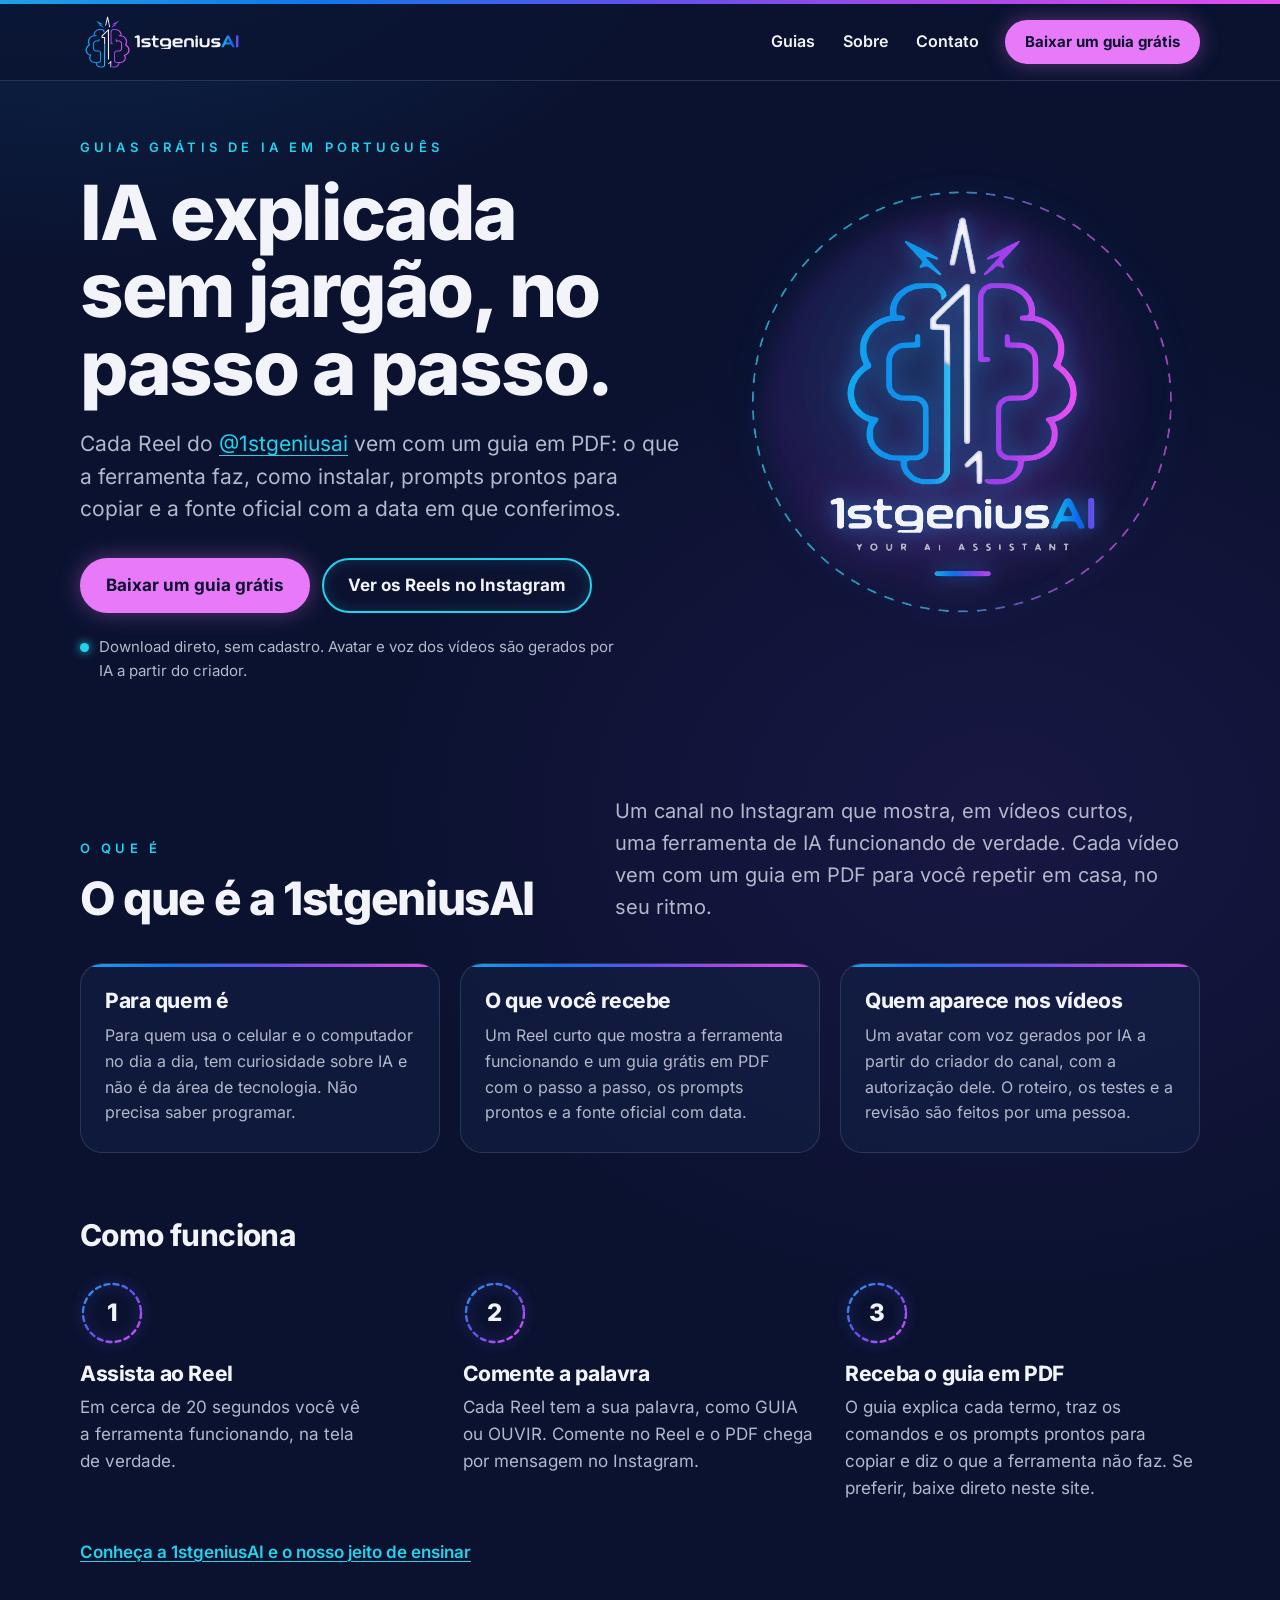
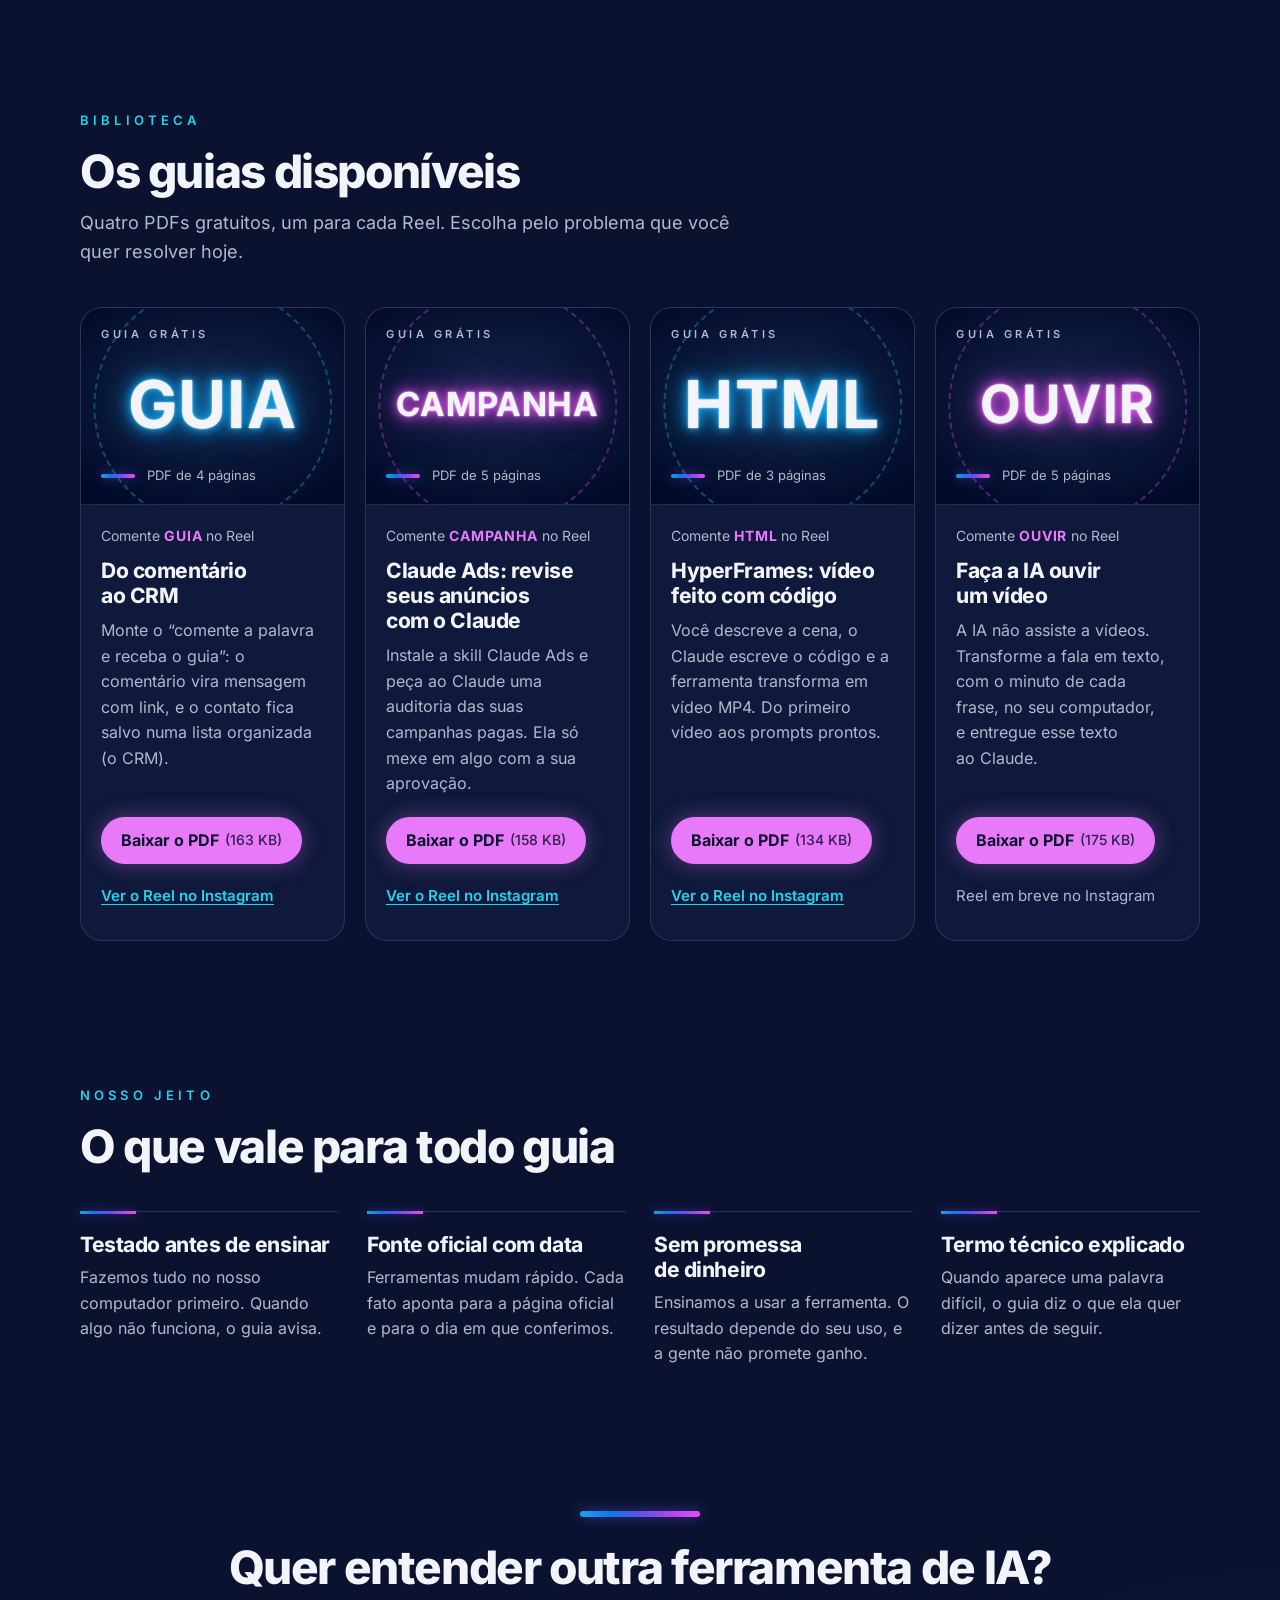
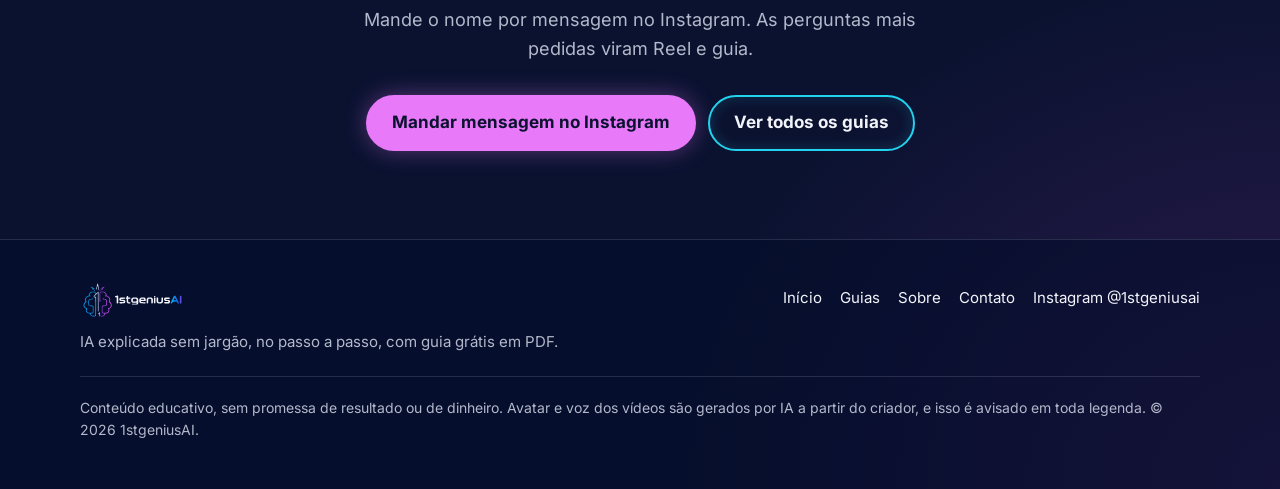
<file: index.html>
<!doctype html>
<html lang="pt-BR">
<head>
<meta charset="utf-8">
<meta name="viewport" content="width=device-width,initial-scale=1">
<title>Guias grátis de IA sem jargão, em PDF | 1stgeniusAI</title>
<meta name="description" content="IA explicada sem jargão, no passo a passo: cada Reel do @1stgeniusai vem com um guia grátis em PDF, com comandos, prompts prontos e fonte oficial.">
<link rel="canonical" href="https://eibifri-maker.github.io/1stgeniusai/">
<meta property="og:url" content="https://eibifri-maker.github.io/1stgeniusai/">
<meta name="theme-color" content="#0B1230">
<meta name="color-scheme" content="dark">
<meta property="og:type" content="website">
<meta property="og:locale" content="pt_BR">
<meta property="og:site_name" content="1stgeniusAI">
<meta property="og:title" content="Guias grátis de IA sem jargão, em PDF | 1stgeniusAI">
<meta property="og:description" content="IA explicada sem jargão, no passo a passo: cada Reel do @1stgeniusai vem com um guia grátis em PDF, com comandos, prompts prontos e fonte oficial.">
<meta property="og:image" content="https://eibifri-maker.github.io/1stgeniusai/assets/og.png">
<meta property="og:image:width" content="1200">
<meta property="og:image:height" content="630">
<meta property="og:image:alt" content="Emblema neon da 1stgeniusAI ao lado da frase: IA explicada sem jargão, no passo a passo.">
<meta name="twitter:card" content="summary_large_image">
<link rel="icon" href="assets/favicon.svg" type="image/svg+xml">
<link rel="icon" href="assets/favicon-32.png" type="image/png" sizes="32x32">
<link rel="apple-touch-icon" href="assets/apple-touch-icon.png">
<link rel="manifest" href="site.webmanifest">
<link rel="preload" href="assets/fonts/Inter-var-latin.woff2" as="font" type="font/woff2" crossorigin>
<link rel="stylesheet" href="assets/style.css">
<script type="application/ld+json">{"@context":"https://schema.org","@graph":[{"@type":"Organization","@id":"https://eibifri-maker.github.io/1stgeniusai/#org","name":"1stgeniusAI","url":"https://eibifri-maker.github.io/1stgeniusai/","logo":{"@type":"ImageObject","url":"https://eibifri-maker.github.io/1stgeniusai/assets/icon-512.png","width":512,"height":512},"sameAs":["https://www.instagram.com/1stgeniusai/"],"description":"Canal de IA para iniciantes: explicações sem jargão, no passo a passo, com guia grátis em PDF."},{"@type":"WebSite","@id":"https://eibifri-maker.github.io/1stgeniusai/#site","name":"1stgeniusAI","url":"https://eibifri-maker.github.io/1stgeniusai/","inLanguage":"pt-BR","publisher":{"@id":"https://eibifri-maker.github.io/1stgeniusai/#org"}}]}</script>
</head>
<body>
<svg width="0" height="0" style="position:absolute" aria-hidden="true" focusable="false"><defs><linearGradient id="gAnel" x1="0" y1="0" x2="1" y2="1"><stop offset="0" stop-color="#1FA0E7"/><stop offset=".5" stop-color="#6051EB"/><stop offset="1" stop-color="#E44FF1"/></linearGradient></defs></svg>
<a class="pular" href="#conteudo">Pular para o conteúdo</a>
<header class="topo"><div class="wrap">
<a class="logo" href="index.html" aria-label="1stgeniusAI, página inicial"><img src="assets/marca/horizontal-transparente.svg" alt="1stgeniusAI" width="164" height="62"></a>
<nav aria-label="Principal"><a href="guias.html">Guias</a><a href="sobre.html">Sobre</a><a href="contato.html">Contato</a><a class="btn btn-sm so-largo" href="guias.html">Baixar um guia grátis</a></nav>
</div></header>
<main id="conteudo">
<section class="heroi"><div class="wrap heroi-grade">
<div class="heroi-txt">
<p class="kick">Guias grátis de IA em português</p>
<h1>IA explicada sem jargão, no passo a passo.</h1>
<p class="lead">Cada Reel do <a href="https://www.instagram.com/1stgeniusai/" rel="noopener">@1stgeniusai</a> vem com um guia em PDF: o que a ferramenta faz, como instalar, prompts prontos para copiar e a fonte oficial com a data em que conferimos.</p>
<div class="ctas"><a class="btn" href="#guias">Baixar um guia grátis</a><a class="btn btn-fantasma" href="https://www.instagram.com/1stgeniusai/" rel="noopener">Ver os Reels no Instagram</a></div>
<p class="aviso-ia"><span class="ponto" aria-hidden="true"></span>Download direto, sem cadastro. Avatar e voz dos vídeos são gerados por IA a partir do criador.</p>
</div>
<div class="heroi-marca"><img src="assets/marca/emblema-880.png" alt="Emblema da 1stgeniusAI: cérebro em neon azul e magenta com o número 1 no centro, dentro de um anel tracejado" width="880" height="880" fetchpriority="high"></div>
</div></section>

<section class="secao oque" aria-labelledby="oque"><div class="wrap">
<div class="oque-topo"><div><p class="kick">O que é</p>
<h2 id="oque">O que é a 1stgeniusAI</h2></div>
<p class="oque-lead">Um canal no Instagram que mostra, em vídeos curtos, uma ferramenta de IA funcionando de verdade. Cada vídeo vem com um guia em PDF para você repetir em casa, no seu ritmo.</p></div>
<ul class="fatos"><li><h3>Para quem é</h3><p>Para quem usa o celular e o computador no dia a dia, tem curiosidade sobre IA e não é da área de tecnologia. Não precisa saber programar.</p></li><li><h3>O que você recebe</h3><p>Um Reel curto que mostra a ferramenta funcionando e um guia grátis em PDF com o passo a passo, os prompts prontos e a fonte oficial com data.</p></li><li><h3>Quem aparece nos vídeos</h3><p>Um avatar com voz gerados por IA a partir do criador do canal, com a autorização dele. O roteiro, os testes e a revisão são feitos por uma pessoa.</p></li></ul>
<h3 class="sub-h" id="como">Como funciona</h3>
<ol class="passos"><li><span class="anel" aria-hidden="true"><svg viewBox="0 0 64 64" width="64" height="64"><circle cx="32" cy="32" r="29" fill="none" stroke="url(#gAnel)" stroke-width="2.4" stroke-dasharray="5 4.2" stroke-linecap="round"/></svg><b>1</b></span><div><h3>Assista ao Reel</h3><p>Em cerca de 20 segundos você vê a ferramenta funcionando, na tela de verdade.</p></div></li><li><span class="anel" aria-hidden="true"><svg viewBox="0 0 64 64" width="64" height="64"><circle cx="32" cy="32" r="29" fill="none" stroke="url(#gAnel)" stroke-width="2.4" stroke-dasharray="5 4.2" stroke-linecap="round"/></svg><b>2</b></span><div><h3>Comente a palavra</h3><p>Cada Reel tem a sua palavra, como GUIA ou OUVIR. Comente no Reel e o PDF chega por mensagem no Instagram.</p></div></li><li><span class="anel" aria-hidden="true"><svg viewBox="0 0 64 64" width="64" height="64"><circle cx="32" cy="32" r="29" fill="none" stroke="url(#gAnel)" stroke-width="2.4" stroke-dasharray="5 4.2" stroke-linecap="round"/></svg><b>3</b></span><div><h3>Receba o guia em PDF</h3><p>O guia explica cada termo, traz os comandos e os prompts prontos para copiar e diz o que a ferramenta não faz. Se preferir, baixe direto neste site.</p></div></li></ol>
<p class="oque-mais"><a href="sobre.html">Conheça a 1stgeniusAI e o nosso jeito de ensinar</a></p>
</div></section>

<section class="secao" id="guias" aria-labelledby="g"><div class="wrap">
<p class="kick">Biblioteca</p>
<h2 id="g">Os guias disponíveis</h2>
<p class="secao-lead">Quatro PDFs gratuitos, um para cada Reel. Escolha pelo problema que você quer resolver hoje.</p>
<ul class="guias"><li class="guia"><div class="capa capa-cy" aria-hidden="true"><span class="capa-kick">Guia grátis</span><span class="tubo" style="--len:4">GUIA</span><span class="capa-pe"><i class="barra"></i>PDF de 4 páginas</span></div><div class="guia-txt"><p class="palavra">Comente <strong>GUIA</strong> no Reel</p><h3><a href="guias.html#comentario-crm">Do comentário ao CRM</a></h3><p>Monte o “comente a palavra e receba o guia”: o comentário vira mensagem com link, e o contato fica salvo numa lista organizada (o CRM).</p><div class="acoes"><a class="btn" href="guias/guia-comentario-crm.pdf" download>Baixar o PDF <small>(163 KB)</small></a><a class="link" href="https://www.instagram.com/reel/DeU23awCe9M/" rel="noopener">Ver o Reel no Instagram</a></div></div></li><li class="guia"><div class="capa capa-mg" aria-hidden="true"><span class="capa-kick">Guia grátis</span><span class="tubo" style="--len:8">CAMPANHA</span><span class="capa-pe"><i class="barra"></i>PDF de 5 páginas</span></div><div class="guia-txt"><p class="palavra">Comente <strong>CAMPANHA</strong> no Reel</p><h3><a href="guias.html#claude-ads">Claude Ads: revise seus anúncios com o Claude</a></h3><p>Instale a skill Claude Ads e peça ao Claude uma auditoria das suas campanhas pagas. Ela só mexe em algo com a sua aprovação.</p><div class="acoes"><a class="btn" href="guias/guia-claude-ads.pdf" download>Baixar o PDF <small>(158 KB)</small></a><a class="link" href="https://www.instagram.com/reel/DeVrjDPk_ad/" rel="noopener">Ver o Reel no Instagram</a></div></div></li><li class="guia"><div class="capa capa-cy" aria-hidden="true"><span class="capa-kick">Guia grátis</span><span class="tubo" style="--len:4">HTML</span><span class="capa-pe"><i class="barra"></i>PDF de 3 páginas</span></div><div class="guia-txt"><p class="palavra">Comente <strong>HTML</strong> no Reel</p><h3><a href="guias.html#hyperframes">HyperFrames: vídeo feito com código</a></h3><p>Você descreve a cena, o Claude escreve o código e a ferramenta transforma em vídeo MP4. Do primeiro vídeo aos prompts prontos.</p><div class="acoes"><a class="btn" href="guias/guia-hyperframes.pdf" download>Baixar o PDF <small>(134 KB)</small></a><a class="link" href="https://www.instagram.com/reel/DeWm8_lDH1j/" rel="noopener">Ver o Reel no Instagram</a></div></div></li><li class="guia"><div class="capa capa-mg" aria-hidden="true"><span class="capa-kick">Guia grátis</span><span class="tubo" style="--len:5">OUVIR</span><span class="capa-pe"><i class="barra"></i>PDF de 5 páginas</span></div><div class="guia-txt"><p class="palavra">Comente <strong>OUVIR</strong> no Reel</p><h3><a href="guias.html#ouvir-video">Faça a IA ouvir um vídeo</a></h3><p>A IA não assiste a vídeos. Transforme a fala em texto, com o minuto de cada frase, no seu computador, e entregue esse texto ao Claude.</p><div class="acoes"><a class="btn" href="guias/guia-ouvir-video.pdf" download>Baixar o PDF <small>(175 KB)</small></a><span class="breve">Reel em breve no Instagram</span></div></div></li></ul>
</div></section>

<section class="secao" aria-labelledby="p"><div class="wrap">
<p class="kick">Nosso jeito</p>
<h2 id="p">O que vale para todo guia</h2>
<ul class="principios"><li><h3>Testado antes de ensinar</h3><p>Fazemos tudo no nosso computador primeiro. Quando algo não funciona, o guia avisa.</p></li><li><h3>Fonte oficial com data</h3><p>Ferramentas mudam rápido. Cada fato aponta para a página oficial e para o dia em que conferimos.</p></li><li><h3>Sem promessa de dinheiro</h3><p>Ensinamos a usar a ferramenta. O resultado depende do seu uso, e a gente não promete ganho.</p></li><li><h3>Termo técnico explicado</h3><p>Quando aparece uma palavra difícil, o guia diz o que ela quer dizer antes de seguir.</p></li></ul>
</div></section>

<section class="secao fecho"><div class="wrap fecho-caixa">
<i class="barra barra-larga" aria-hidden="true"></i>
<h2>Quer entender outra ferramenta de IA?</h2>
<p>Mande o nome por mensagem no Instagram. As perguntas mais pedidas viram Reel e guia.</p>
<div class="ctas"><a class="btn" href="https://www.instagram.com/1stgeniusai/" rel="noopener">Mandar mensagem no Instagram</a><a class="btn btn-fantasma" href="guias.html">Ver todos os guias</a></div>
</div></section>
</main>
<footer class="rodape"><div class="wrap">
<div class="rod-marca"><img src="assets/marca/horizontal-transparente.svg" alt="1stgeniusAI" width="106" height="40" loading="lazy">
<p>IA explicada sem jargão, no passo a passo, com guia grátis em PDF.</p></div>
<nav aria-label="Rodapé"><a href="index.html">Início</a><a href="guias.html">Guias</a><a href="sobre.html">Sobre</a><a href="contato.html">Contato</a><a href="https://www.instagram.com/1stgeniusai/" rel="noopener">Instagram @1stgeniusai</a></nav>
<p class="rod-aviso">Conteúdo educativo, sem promessa de resultado ou de dinheiro. Avatar e voz dos vídeos são gerados por IA a partir do criador, e isso é avisado em toda legenda. © 2026 1stgeniusAI.</p>
</div></footer>
</body>
</html>
</file>
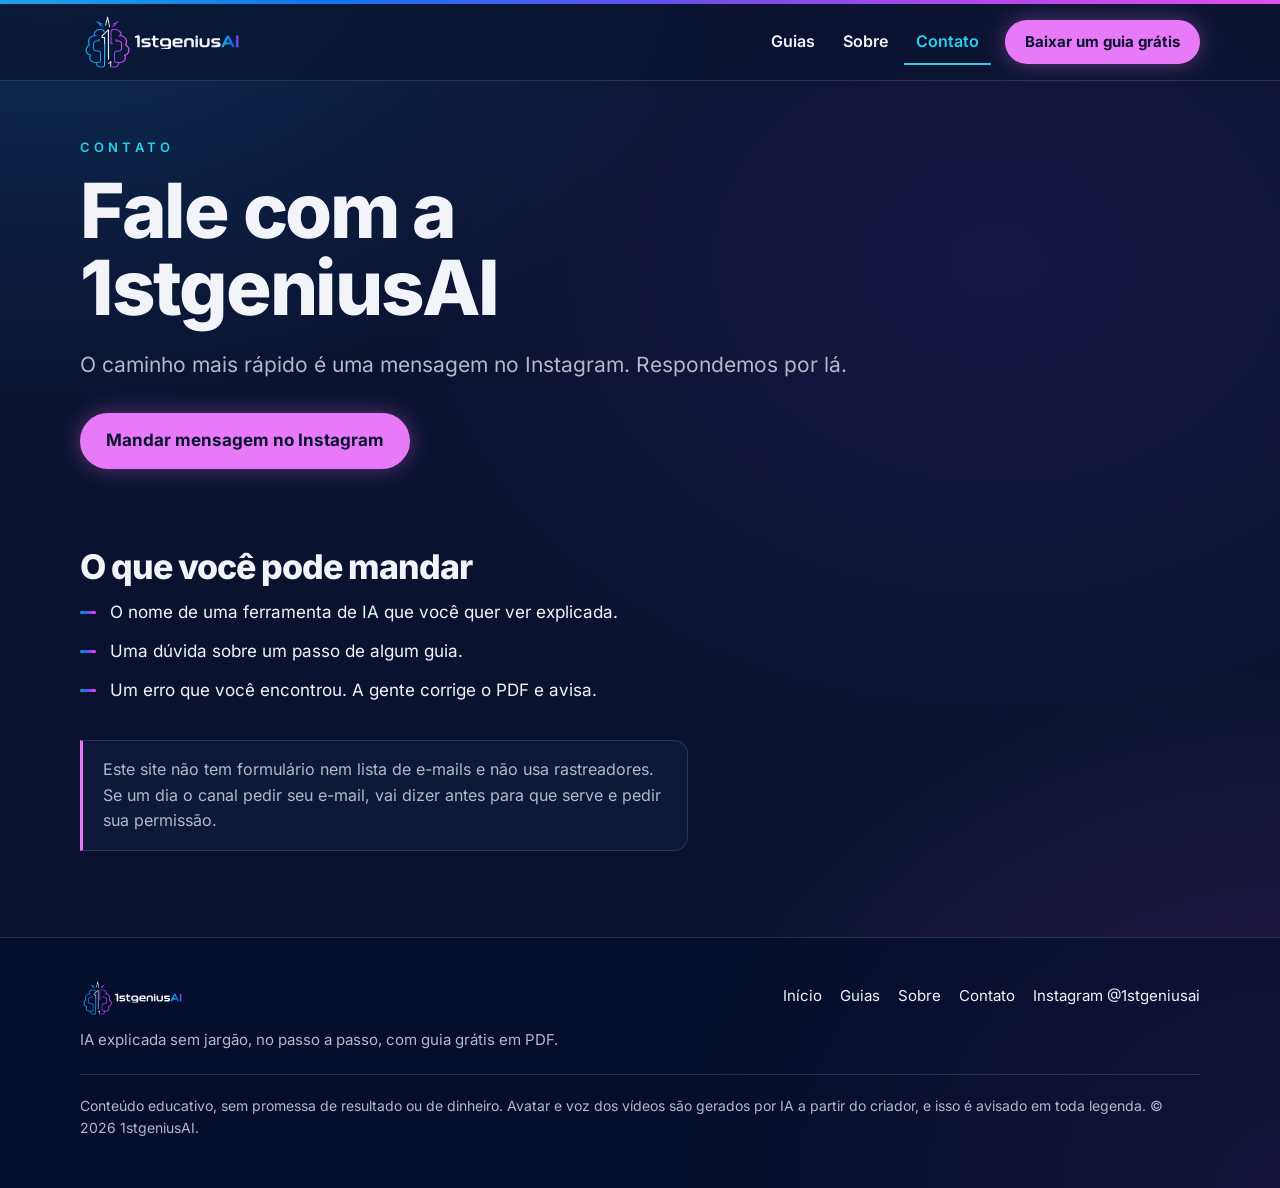
<file: contato.html>
<!doctype html>
<html lang="pt-BR">
<head>
<meta charset="utf-8">
<meta name="viewport" content="width=device-width,initial-scale=1">
<title>Contato: dúvidas e sugestões de guias | 1stgeniusAI</title>
<meta name="description" content="Fale com a 1stgeniusAI pelo Instagram: sugira uma ferramenta de IA para virar guia, tire uma dúvida sobre um passo ou avise de um erro num PDF.">
<link rel="canonical" href="https://eibifri-maker.github.io/1stgeniusai/contato">
<meta property="og:url" content="https://eibifri-maker.github.io/1stgeniusai/contato">
<meta name="theme-color" content="#0B1230">
<meta name="color-scheme" content="dark">
<meta property="og:type" content="website">
<meta property="og:locale" content="pt_BR">
<meta property="og:site_name" content="1stgeniusAI">
<meta property="og:title" content="Contato: dúvidas e sugestões de guias | 1stgeniusAI">
<meta property="og:description" content="Fale com a 1stgeniusAI pelo Instagram: sugira uma ferramenta de IA para virar guia, tire uma dúvida sobre um passo ou avise de um erro num PDF.">
<meta property="og:image" content="https://eibifri-maker.github.io/1stgeniusai/assets/og.png">
<meta property="og:image:width" content="1200">
<meta property="og:image:height" content="630">
<meta property="og:image:alt" content="Emblema neon da 1stgeniusAI ao lado da frase: IA explicada sem jargão, no passo a passo.">
<meta name="twitter:card" content="summary_large_image">
<link rel="icon" href="assets/favicon.svg" type="image/svg+xml">
<link rel="icon" href="assets/favicon-32.png" type="image/png" sizes="32x32">
<link rel="apple-touch-icon" href="assets/apple-touch-icon.png">
<link rel="manifest" href="site.webmanifest">
<link rel="preload" href="assets/fonts/Inter-var-latin.woff2" as="font" type="font/woff2" crossorigin>
<link rel="stylesheet" href="assets/style.css">
<script type="application/ld+json">{"@context":"https://schema.org","@graph":[{"@type":"Organization","@id":"https://eibifri-maker.github.io/1stgeniusai/#org","name":"1stgeniusAI","url":"https://eibifri-maker.github.io/1stgeniusai/","logo":{"@type":"ImageObject","url":"https://eibifri-maker.github.io/1stgeniusai/assets/icon-512.png","width":512,"height":512},"sameAs":["https://www.instagram.com/1stgeniusai/"],"description":"Canal de IA para iniciantes: explicações sem jargão, no passo a passo, com guia grátis em PDF."},{"@type":"BreadcrumbList","itemListElement":[{"@type":"ListItem","position":1,"name":"Início","item":"https://eibifri-maker.github.io/1stgeniusai/"},{"@type":"ListItem","position":2,"name":"Contato","item":"https://eibifri-maker.github.io/1stgeniusai/contato"}]}]}</script>
</head>
<body>
<svg width="0" height="0" style="position:absolute" aria-hidden="true" focusable="false"><defs><linearGradient id="gAnel" x1="0" y1="0" x2="1" y2="1"><stop offset="0" stop-color="#1FA0E7"/><stop offset=".5" stop-color="#6051EB"/><stop offset="1" stop-color="#E44FF1"/></linearGradient></defs></svg>
<a class="pular" href="#conteudo">Pular para o conteúdo</a>
<header class="topo"><div class="wrap">
<a class="logo" href="index.html" aria-label="1stgeniusAI, página inicial"><img src="assets/marca/horizontal-transparente.svg" alt="1stgeniusAI" width="164" height="62"></a>
<nav aria-label="Principal"><a href="guias.html">Guias</a><a href="sobre.html">Sobre</a><a href="contato.html" aria-current="page">Contato</a><a class="btn btn-sm so-largo" href="guias.html">Baixar um guia grátis</a></nav>
</div></header>
<main id="conteudo">
<section class="cabeca"><div class="wrap prosa">
<p class="kick">Contato</p>
<h1>Fale com a 1stgeniusAI</h1>
<p class="lead">O caminho mais rápido é uma mensagem no Instagram. Respondemos por lá.</p>
<div class="ctas"><a class="btn" href="https://www.instagram.com/1stgeniusai/" rel="noopener">Mandar mensagem no Instagram</a></div>
</div></section>
<section class="secao"><div class="wrap prosa">
<h2>O que você pode mandar</h2>
<ul class="marcas">
<li>O nome de uma ferramenta de IA que você quer ver explicada.</li>
<li>Uma dúvida sobre um passo de algum guia.</li>
<li>Um erro que você encontrou. A gente corrige o PDF e avisa.</li>
</ul>
<p class="nota">Este site não tem formulário nem lista de e-mails e não usa rastreadores. Se um dia o canal pedir seu e-mail, vai dizer antes para que serve e pedir sua permissão.</p>
</div></section>
</main>
<footer class="rodape"><div class="wrap">
<div class="rod-marca"><img src="assets/marca/horizontal-transparente.svg" alt="1stgeniusAI" width="106" height="40" loading="lazy">
<p>IA explicada sem jargão, no passo a passo, com guia grátis em PDF.</p></div>
<nav aria-label="Rodapé"><a href="index.html">Início</a><a href="guias.html">Guias</a><a href="sobre.html">Sobre</a><a href="contato.html">Contato</a><a href="https://www.instagram.com/1stgeniusai/" rel="noopener">Instagram @1stgeniusai</a></nav>
<p class="rod-aviso">Conteúdo educativo, sem promessa de resultado ou de dinheiro. Avatar e voz dos vídeos são gerados por IA a partir do criador, e isso é avisado em toda legenda. © 2026 1stgeniusAI.</p>
</div></footer>
</body>
</html>
</file>
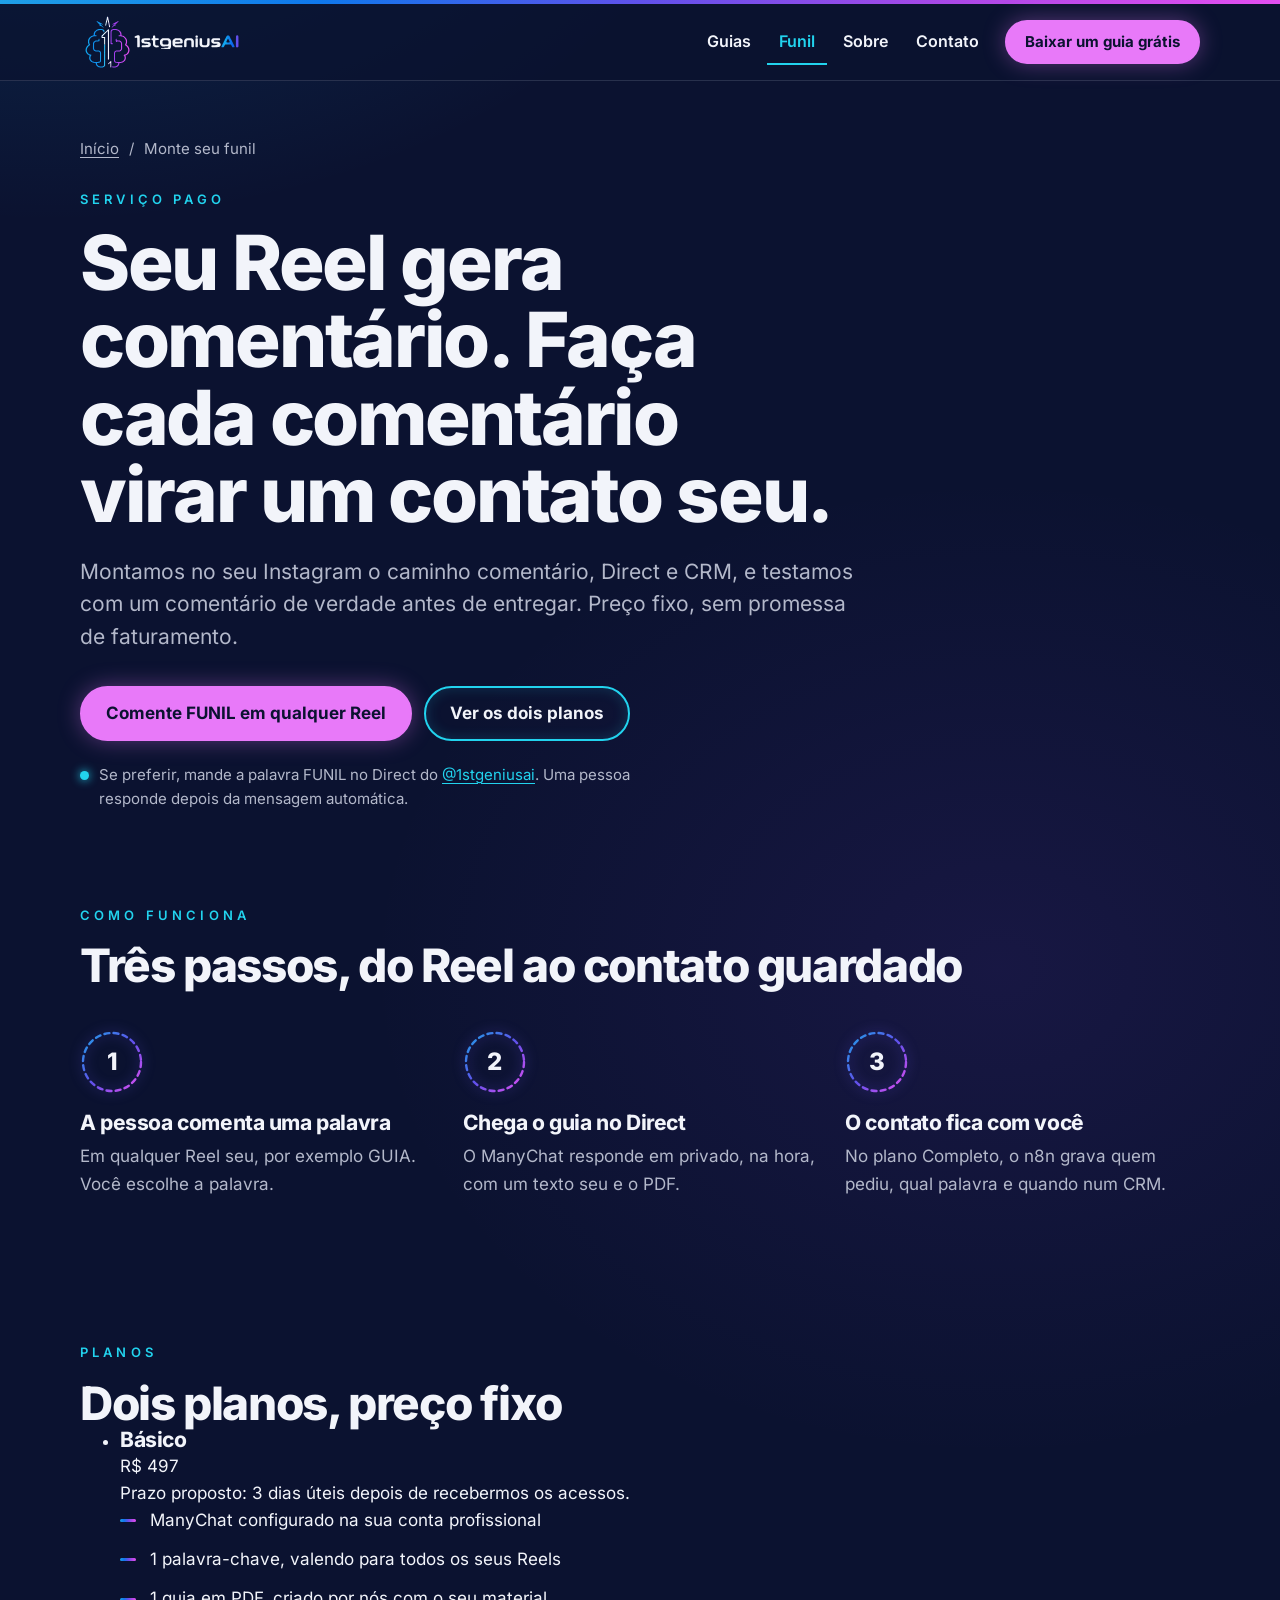
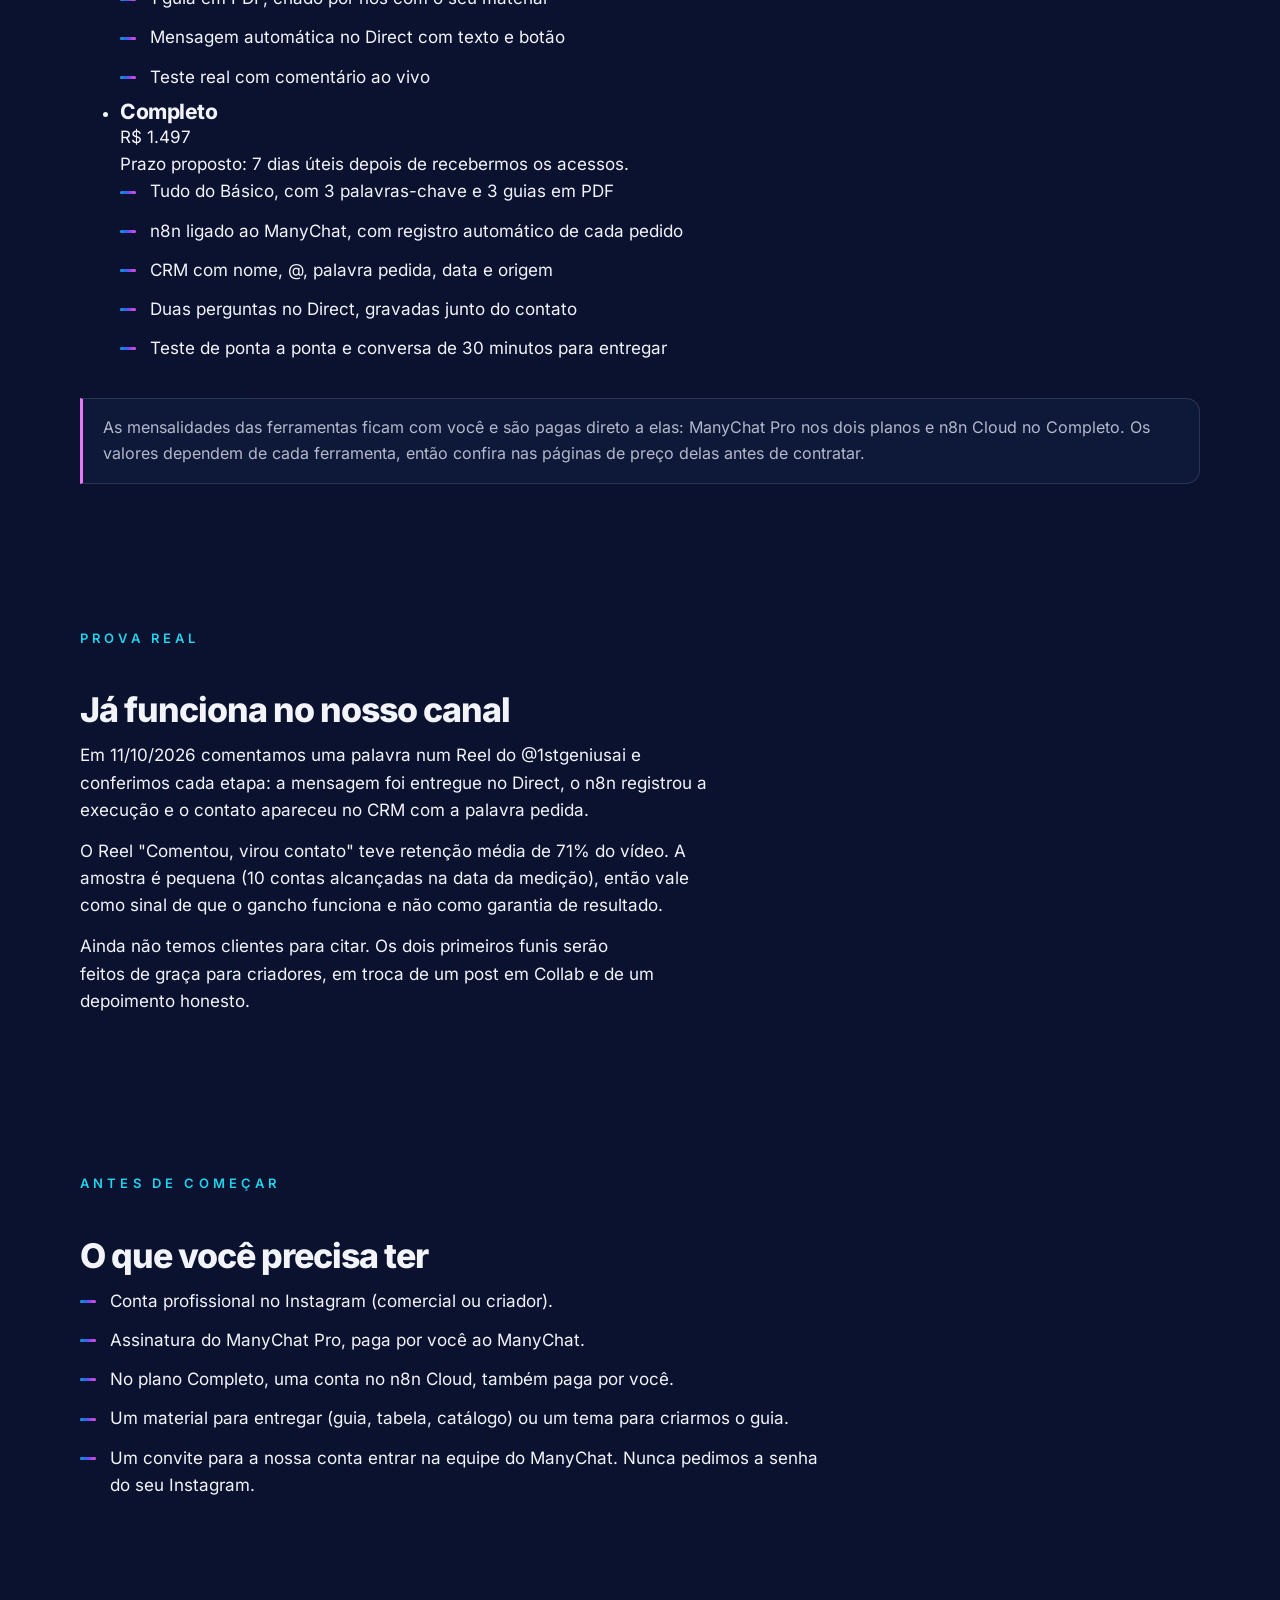
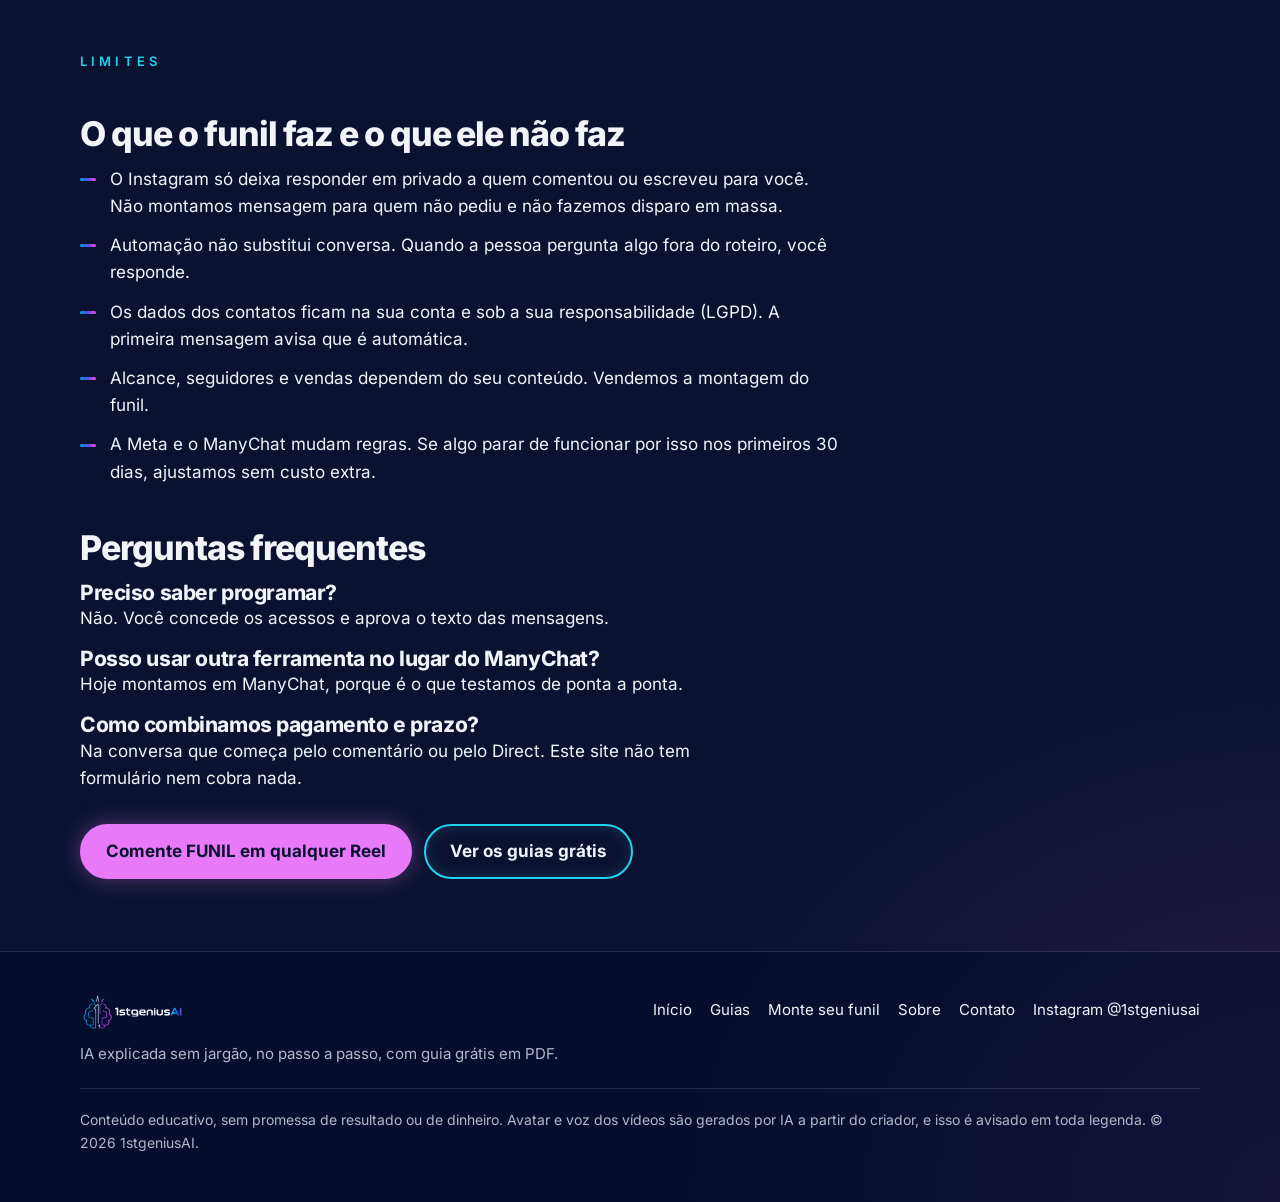
<file: funil.html>
<!doctype html>
<html lang="pt-BR">
<head>
<meta charset="utf-8">
<meta name="viewport" content="width=device-width,initial-scale=1">
<title>Monte seu funil: comentário, Direct e CRM | 1stgeniusAI</title>
<meta name="description" content="Serviço de montagem do funil em que o comentário com palavra-chave vira mensagem no Direct com guia em PDF e contato no CRM. Básico R$ 497, Completo R$ 1.497.">
<link rel="canonical" href="https://eibifri-maker.github.io/1stgeniusai/funil">
<meta property="og:url" content="https://eibifri-maker.github.io/1stgeniusai/funil">
<meta name="theme-color" content="#0B1230">
<meta name="color-scheme" content="dark">
<meta property="og:type" content="website">
<meta property="og:locale" content="pt_BR">
<meta property="og:site_name" content="1stgeniusAI">
<meta property="og:title" content="Monte seu funil: comentário, Direct e CRM | 1stgeniusAI">
<meta property="og:description" content="Serviço de montagem do funil em que o comentário com palavra-chave vira mensagem no Direct com guia em PDF e contato no CRM. Básico R$ 497, Completo R$ 1.497.">
<meta property="og:image" content="https://eibifri-maker.github.io/1stgeniusai/assets/og.png">
<meta property="og:image:width" content="1200">
<meta property="og:image:height" content="630">
<meta property="og:image:alt" content="Emblema neon da 1stgeniusAI ao lado da frase: IA explicada sem jargão, no passo a passo.">
<meta name="twitter:card" content="summary_large_image">
<link rel="icon" href="assets/favicon.svg" type="image/svg+xml">
<link rel="icon" href="assets/favicon-32.png" type="image/png" sizes="32x32">
<link rel="apple-touch-icon" href="assets/apple-touch-icon.png">
<link rel="manifest" href="site.webmanifest">
<link rel="preload" href="assets/fonts/Inter-var-latin.woff2" as="font" type="font/woff2" crossorigin>
<link rel="stylesheet" href="assets/style.css">
<script type="application/ld+json">{"@context":"https://schema.org","@graph":[{"@type":"Organization","@id":"https://eibifri-maker.github.io/1stgeniusai/#org","name":"1stgeniusAI","url":"https://eibifri-maker.github.io/1stgeniusai/","logo":{"@type":"ImageObject","url":"https://eibifri-maker.github.io/1stgeniusai/assets/icon-512.png","width":512,"height":512},"sameAs":["https://www.instagram.com/1stgeniusai/"],"description":"Canal de IA para iniciantes: explicações sem jargão, no passo a passo, com guia grátis em PDF."},{"@type":"BreadcrumbList","itemListElement":[{"@type":"ListItem","position":1,"name":"Início","item":"https://eibifri-maker.github.io/1stgeniusai/"},{"@type":"ListItem","position":2,"name":"Monte seu funil","item":"https://eibifri-maker.github.io/1stgeniusai/funil"}]},{"@type":"Service","@id":"https://eibifri-maker.github.io/1stgeniusai/funil#servico","name":"Funil Comentário, Direct e CRM montado no seu Instagram","serviceType":"Automação de Instagram: comentário com palavra-chave, mensagem no Direct e registro de contatos","inLanguage":"pt-BR","areaServed":"BR","provider":{"@id":"https://eibifri-maker.github.io/1stgeniusai/#org"},"description":"Montagem e teste de um funil em que o comentário com palavra-chave vira mensagem no Direct com um guia em PDF, e o contato fica registrado num CRM.","offers":[{"@type":"Offer","name":"Básico","price":"497","priceCurrency":"BRL","description":"ManyChat, 1 palavra-chave, 1 guia em PDF e mensagem automática no Direct."},{"@type":"Offer","name":"Completo","price":"1497","priceCurrency":"BRL","description":"ManyChat e n8n, CRM, 3 palavras-chave, guias em PDF e registro de leads."}]}]}</script>
</head>
<body>
<svg width="0" height="0" style="position:absolute" aria-hidden="true" focusable="false"><defs><linearGradient id="gAnel" x1="0" y1="0" x2="1" y2="1"><stop offset="0" stop-color="#1FA0E7"/><stop offset=".5" stop-color="#6051EB"/><stop offset="1" stop-color="#E44FF1"/></linearGradient></defs></svg>
<a class="pular" href="#conteudo">Pular para o conteúdo</a>
<header class="topo"><div class="wrap">
<a class="logo" href="index.html" aria-label="1stgeniusAI, página inicial"><img src="assets/marca/horizontal-transparente.svg" alt="1stgeniusAI" width="164" height="62"></a>
<nav aria-label="Principal"><a href="guias.html">Guias</a><a href="funil.html" aria-current="page">Funil</a><a href="sobre.html">Sobre</a><a href="contato.html">Contato</a><a class="btn btn-sm so-largo" href="guias.html">Baixar um guia grátis</a></nav>
</div></header>
<main id="conteudo">
<section class="cabeca"><div class="wrap prosa">
<nav class="migalha" aria-label="Você está em"><a href="index.html">Início</a><span aria-hidden="true">/</span><span aria-current="page">Monte seu funil</span></nav>
<p class="kick">Serviço pago</p>
<h1>Seu Reel gera comentário. Faça cada comentário virar um contato seu.</h1>
<p class="lead">Montamos no seu Instagram o caminho comentário, Direct e CRM, e testamos com um comentário de verdade antes de entregar. Preço fixo, sem promessa de faturamento.</p>
<div class="ctas"><a class="btn" href="https://www.instagram.com/1stgeniusai/" rel="noopener">Comente FUNIL em qualquer Reel</a><a class="btn btn-fantasma" href="#planos">Ver os dois planos</a></div>
<p class="aviso-ia"><span class="ponto" aria-hidden="true"></span><span>Se preferir, mande a palavra FUNIL no Direct do <a href="https://www.instagram.com/1stgeniusai/" rel="noopener">@1stgeniusai</a>. Uma pessoa responde depois da mensagem automática.</span></p>
</div></section>

<section class="secao" aria-labelledby="como-funciona"><div class="wrap">
<p class="kick">Como funciona</p>
<h2 id="como-funciona">Três passos, do Reel ao contato guardado</h2>
<ol class="passos">
<li><span class="anel" aria-hidden="true"><svg viewBox="0 0 64 64" width="64" height="64"><circle cx="32" cy="32" r="29" fill="none" stroke="url(#gAnel)" stroke-width="2.4" stroke-dasharray="5 4.2" stroke-linecap="round"/></svg><b>1</b></span><div><h3>A pessoa comenta uma palavra</h3><p>Em qualquer Reel seu, por exemplo GUIA. Você escolhe a palavra.</p></div></li>
<li><span class="anel" aria-hidden="true"><svg viewBox="0 0 64 64" width="64" height="64"><circle cx="32" cy="32" r="29" fill="none" stroke="url(#gAnel)" stroke-width="2.4" stroke-dasharray="5 4.2" stroke-linecap="round"/></svg><b>2</b></span><div><h3>Chega o guia no Direct</h3><p>O ManyChat responde em privado, na hora, com um texto seu e o PDF.</p></div></li>
<li><span class="anel" aria-hidden="true"><svg viewBox="0 0 64 64" width="64" height="64"><circle cx="32" cy="32" r="29" fill="none" stroke="url(#gAnel)" stroke-width="2.4" stroke-dasharray="5 4.2" stroke-linecap="round"/></svg><b>3</b></span><div><h3>O contato fica com você</h3><p>No plano Completo, o n8n grava quem pediu, qual palavra e quando num CRM.</p></div></li>
</ol>
</div></section>

<section class="secao" id="planos" aria-labelledby="pl"><div class="wrap">
<p class="kick">Planos</p>
<h2 id="pl">Dois planos, preço fixo</h2>
<ul class="planos">
<li class="plano">
<h3>Básico</h3>
<p class="preco">R$ 497</p>
<p class="prazo">Prazo proposto: 3 dias úteis depois de recebermos os acessos.</p>
<ul class="marcas">
<li>ManyChat configurado na sua conta profissional</li>
<li>1 palavra-chave, valendo para todos os seus Reels</li>
<li>1 guia em PDF, criado por nós com o seu material</li>
<li>Mensagem automática no Direct com texto e botão</li>
<li>Teste real com comentário ao vivo</li>
</ul>
</li>
<li class="plano plano-destaque">
<h3>Completo</h3>
<p class="preco">R$ 1.497</p>
<p class="prazo">Prazo proposto: 7 dias úteis depois de recebermos os acessos.</p>
<ul class="marcas">
<li>Tudo do Básico, com 3 palavras-chave e 3 guias em PDF</li>
<li>n8n ligado ao ManyChat, com registro automático de cada pedido</li>
<li>CRM com nome, @, palavra pedida, data e origem</li>
<li>Duas perguntas no Direct, gravadas junto do contato</li>
<li>Teste de ponta a ponta e conversa de 30 minutos para entregar</li>
</ul>
</li>
</ul>
<p class="nota">As mensalidades das ferramentas ficam com você e são pagas direto a elas: ManyChat Pro nos dois planos e n8n Cloud no Completo. Os valores dependem de cada ferramenta, então confira nas páginas de preço delas antes de contratar.</p>
</div></section>

<section class="secao" aria-labelledby="prova"><div class="wrap prosa">
<p class="kick">Prova real</p>
<h2 id="prova">Já funciona no nosso canal</h2>
<p>Em 11/10/2026 comentamos uma palavra num Reel do @1stgeniusai e conferimos cada etapa: a mensagem foi entregue no Direct, o n8n registrou a execução e o contato apareceu no CRM com a palavra pedida.</p>
<p>O Reel "Comentou, virou contato" teve retenção média de 71% do vídeo. A amostra é pequena (10 contas alcançadas na data da medição), então vale como sinal de que o gancho funciona e não como garantia de resultado.</p>
<p>Ainda não temos clientes para citar. Os dois primeiros funis serão feitos de graça para criadores, em troca de um post em Collab e de um depoimento honesto.</p>
</div></section>

<section class="secao" aria-labelledby="precisa"><div class="wrap prosa">
<p class="kick">Antes de começar</p>
<h2 id="precisa">O que você precisa ter</h2>
<ul class="marcas">
<li>Conta profissional no Instagram (comercial ou criador).</li>
<li>Assinatura do ManyChat Pro, paga por você ao ManyChat.</li>
<li>No plano Completo, uma conta no n8n Cloud, também paga por você.</li>
<li>Um material para entregar (guia, tabela, catálogo) ou um tema para criarmos o guia.</li>
<li>Um convite para a nossa conta entrar na equipe do ManyChat. Nunca pedimos a senha do seu Instagram.</li>
</ul>
</div></section>

<section class="secao" aria-labelledby="limites"><div class="wrap prosa">
<p class="kick">Limites</p>
<h2 id="limites">O que o funil faz e o que ele não faz</h2>
<ul class="marcas">
<li>O Instagram só deixa responder em privado a quem comentou ou escreveu para você. Não montamos mensagem para quem não pediu e não fazemos disparo em massa.</li>
<li>Automação não substitui conversa. Quando a pessoa pergunta algo fora do roteiro, você responde.</li>
<li>Os dados dos contatos ficam na sua conta e sob a sua responsabilidade (LGPD). A primeira mensagem avisa que é automática.</li>
<li>Alcance, seguidores e vendas dependem do seu conteúdo. Vendemos a montagem do funil.</li>
<li>A Meta e o ManyChat mudam regras. Se algo parar de funcionar por isso nos primeiros 30 dias, ajustamos sem custo extra.</li>
</ul>
<h2>Perguntas frequentes</h2>
<h3>Preciso saber programar?</h3>
<p>Não. Você concede os acessos e aprova o texto das mensagens.</p>
<h3>Posso usar outra ferramenta no lugar do ManyChat?</h3>
<p>Hoje montamos em ManyChat, porque é o que testamos de ponta a ponta.</p>
<h3>Como combinamos pagamento e prazo?</h3>
<p>Na conversa que começa pelo comentário ou pelo Direct. Este site não tem formulário nem cobra nada.</p>
<div class="ctas"><a class="btn" href="https://www.instagram.com/1stgeniusai/" rel="noopener">Comente FUNIL em qualquer Reel</a><a class="btn btn-fantasma" href="guias.html">Ver os guias grátis</a></div>
</div></section>
</main>
<footer class="rodape"><div class="wrap">
<div class="rod-marca"><img src="assets/marca/horizontal-transparente.svg" alt="1stgeniusAI" width="106" height="40" loading="lazy">
<p>IA explicada sem jargão, no passo a passo, com guia grátis em PDF.</p></div>
<nav aria-label="Rodapé"><a href="index.html">Início</a><a href="guias.html">Guias</a><a href="funil.html">Monte seu funil</a><a href="sobre.html">Sobre</a><a href="contato.html">Contato</a><a href="https://www.instagram.com/1stgeniusai/" rel="noopener">Instagram @1stgeniusai</a></nav>
<p class="rod-aviso">Conteúdo educativo, sem promessa de resultado ou de dinheiro. Avatar e voz dos vídeos são gerados por IA a partir do criador, e isso é avisado em toda legenda. © 2026 1stgeniusAI.</p>
</div></footer>
</body>
</html>
</file>
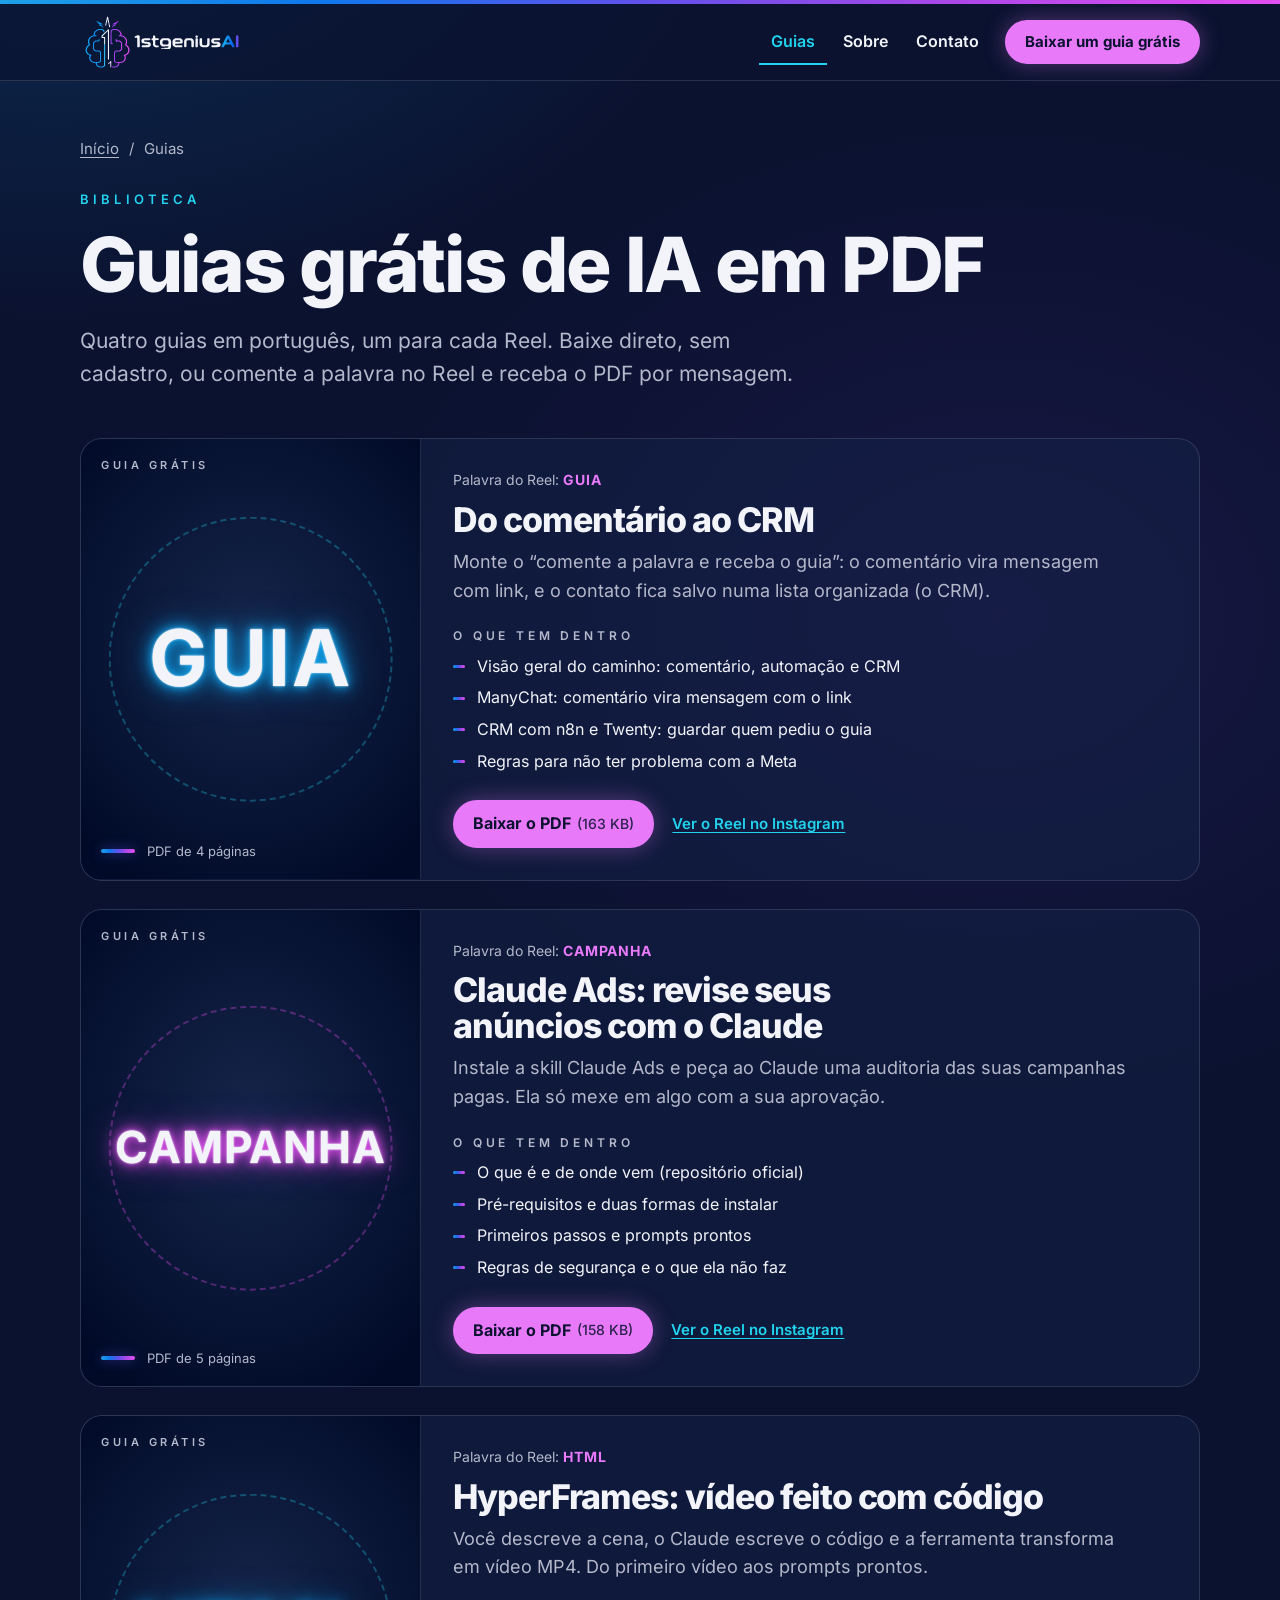
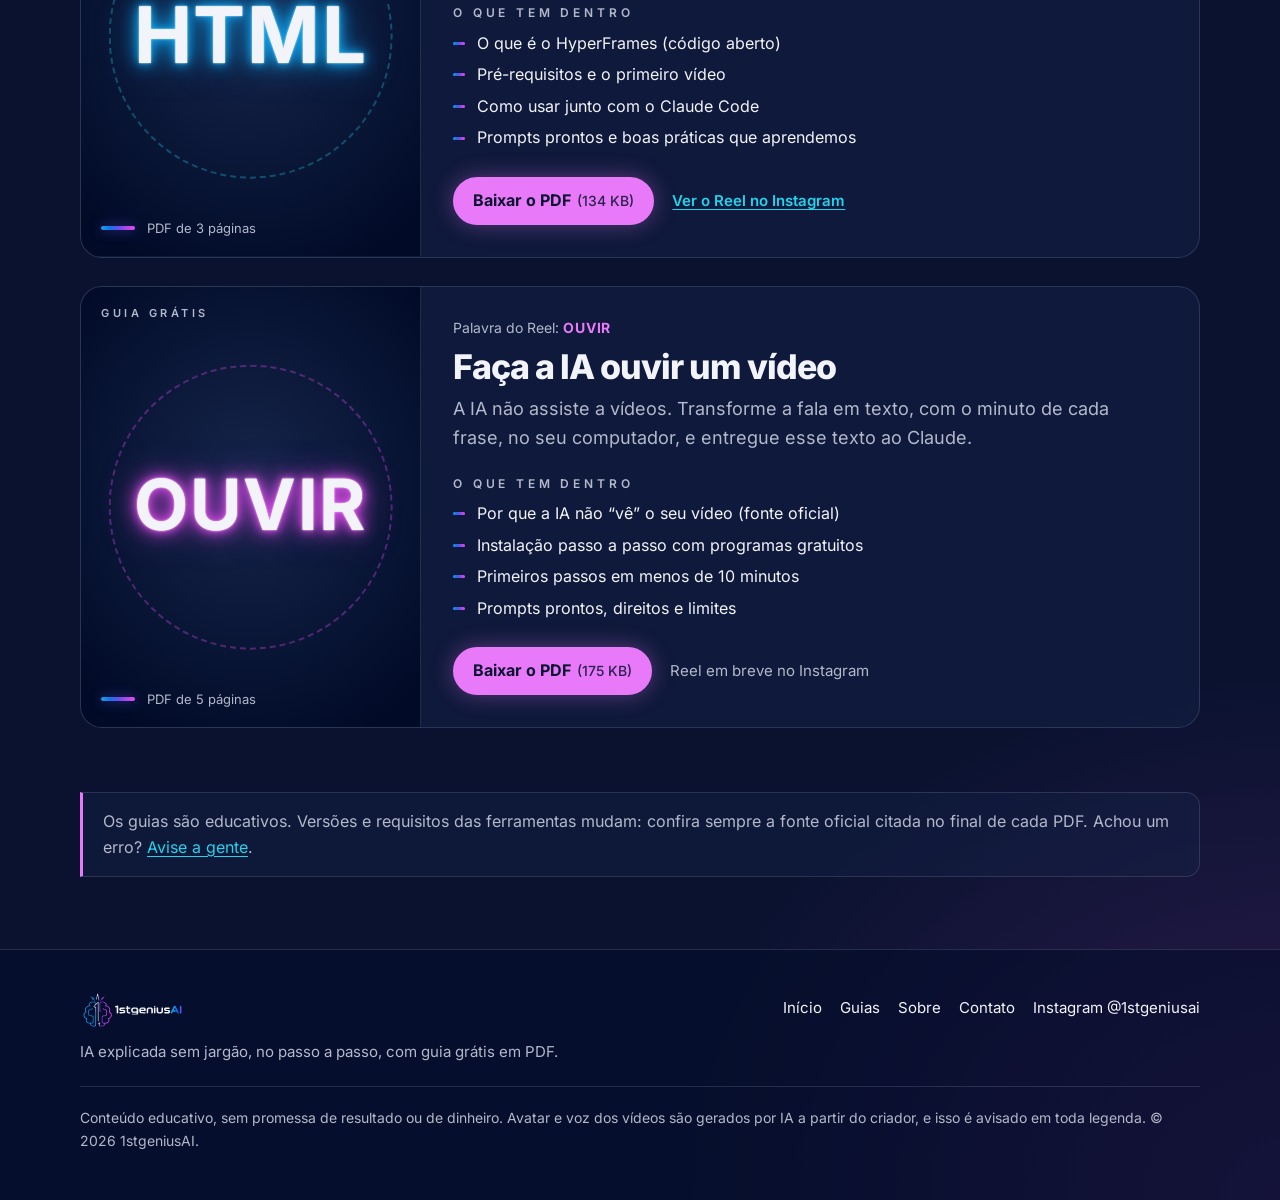
<file: guias.html>
<!doctype html>
<html lang="pt-BR">
<head>
<meta charset="utf-8">
<meta name="viewport" content="width=device-width,initial-scale=1">
<title>4 guias grátis de IA em PDF, passo a passo | 1stgeniusAI</title>
<meta name="description" content="Baixe grátis, sem cadastro: guias em português sobre CRM por comentário, Claude Ads, vídeo com código (HyperFrames) e transcrição de vídeo para a IA.">
<link rel="canonical" href="https://eibifri-maker.github.io/1stgeniusai/guias">
<meta property="og:url" content="https://eibifri-maker.github.io/1stgeniusai/guias">
<meta name="theme-color" content="#0B1230">
<meta name="color-scheme" content="dark">
<meta property="og:type" content="website">
<meta property="og:locale" content="pt_BR">
<meta property="og:site_name" content="1stgeniusAI">
<meta property="og:title" content="4 guias grátis de IA em PDF, passo a passo | 1stgeniusAI">
<meta property="og:description" content="Baixe grátis, sem cadastro: guias em português sobre CRM por comentário, Claude Ads, vídeo com código (HyperFrames) e transcrição de vídeo para a IA.">
<meta property="og:image" content="https://eibifri-maker.github.io/1stgeniusai/assets/og.png">
<meta property="og:image:width" content="1200">
<meta property="og:image:height" content="630">
<meta property="og:image:alt" content="Emblema neon da 1stgeniusAI ao lado da frase: IA explicada sem jargão, no passo a passo.">
<meta name="twitter:card" content="summary_large_image">
<link rel="icon" href="assets/favicon.svg" type="image/svg+xml">
<link rel="icon" href="assets/favicon-32.png" type="image/png" sizes="32x32">
<link rel="apple-touch-icon" href="assets/apple-touch-icon.png">
<link rel="manifest" href="site.webmanifest">
<link rel="preload" href="assets/fonts/Inter-var-latin.woff2" as="font" type="font/woff2" crossorigin>
<link rel="stylesheet" href="assets/style.css">
<script type="application/ld+json">{"@context":"https://schema.org","@graph":[{"@type":"Organization","@id":"https://eibifri-maker.github.io/1stgeniusai/#org","name":"1stgeniusAI","url":"https://eibifri-maker.github.io/1stgeniusai/","logo":{"@type":"ImageObject","url":"https://eibifri-maker.github.io/1stgeniusai/assets/icon-512.png","width":512,"height":512},"sameAs":["https://www.instagram.com/1stgeniusai/"],"description":"Canal de IA para iniciantes: explicações sem jargão, no passo a passo, com guia grátis em PDF."},{"@type":"BreadcrumbList","itemListElement":[{"@type":"ListItem","position":1,"name":"Início","item":"https://eibifri-maker.github.io/1stgeniusai/"},{"@type":"ListItem","position":2,"name":"Guias","item":"https://eibifri-maker.github.io/1stgeniusai/guias"}]},{"@type":"ItemList","name":"Guias grátis de IA em PDF","numberOfItems":4,"itemListElement":[{"@type":"ListItem","position":1,"item":{"@type":"CreativeWork","name":"Do comentário ao CRM","description":"Monte o “comente a palavra e receba o guia”: o comentário vira mensagem com link, e o contato fica salvo numa lista organizada (o CRM).","url":"https://eibifri-maker.github.io/1stgeniusai/guias/guia-comentario-crm.pdf","encodingFormat":"application/pdf","inLanguage":"pt-BR","isAccessibleForFree":true,"learningResourceType":"Guia passo a passo","keywords":"GUIA","dateModified":"2026-10-11","author":{"@id":"https://eibifri-maker.github.io/1stgeniusai/#org"},"publisher":{"@id":"https://eibifri-maker.github.io/1stgeniusai/#org"}}},{"@type":"ListItem","position":2,"item":{"@type":"CreativeWork","name":"Claude Ads: revise seus anúncios com o Claude","description":"Instale a skill Claude Ads e peça ao Claude uma auditoria das suas campanhas pagas. Ela só mexe em algo com a sua aprovação.","url":"https://eibifri-maker.github.io/1stgeniusai/guias/guia-claude-ads.pdf","encodingFormat":"application/pdf","inLanguage":"pt-BR","isAccessibleForFree":true,"learningResourceType":"Guia passo a passo","keywords":"CAMPANHA","dateModified":"2026-10-11","author":{"@id":"https://eibifri-maker.github.io/1stgeniusai/#org"},"publisher":{"@id":"https://eibifri-maker.github.io/1stgeniusai/#org"}}},{"@type":"ListItem","position":3,"item":{"@type":"CreativeWork","name":"HyperFrames: vídeo feito com código","description":"Você descreve a cena, o Claude escreve o código e a ferramenta transforma em vídeo MP4. Do primeiro vídeo aos prompts prontos.","url":"https://eibifri-maker.github.io/1stgeniusai/guias/guia-hyperframes.pdf","encodingFormat":"application/pdf","inLanguage":"pt-BR","isAccessibleForFree":true,"learningResourceType":"Guia passo a passo","keywords":"HTML","dateModified":"2026-10-11","author":{"@id":"https://eibifri-maker.github.io/1stgeniusai/#org"},"publisher":{"@id":"https://eibifri-maker.github.io/1stgeniusai/#org"}}},{"@type":"ListItem","position":4,"item":{"@type":"CreativeWork","name":"Faça a IA ouvir um vídeo","description":"A IA não assiste a vídeos. Transforme a fala em texto, com o minuto de cada frase, no seu computador, e entregue esse texto ao Claude.","url":"https://eibifri-maker.github.io/1stgeniusai/guias/guia-ouvir-video.pdf","encodingFormat":"application/pdf","inLanguage":"pt-BR","isAccessibleForFree":true,"learningResourceType":"Guia passo a passo","keywords":"OUVIR","dateModified":"2026-10-11","author":{"@id":"https://eibifri-maker.github.io/1stgeniusai/#org"},"publisher":{"@id":"https://eibifri-maker.github.io/1stgeniusai/#org"}}}]}]}</script>
</head>
<body>
<svg width="0" height="0" style="position:absolute" aria-hidden="true" focusable="false"><defs><linearGradient id="gAnel" x1="0" y1="0" x2="1" y2="1"><stop offset="0" stop-color="#1FA0E7"/><stop offset=".5" stop-color="#6051EB"/><stop offset="1" stop-color="#E44FF1"/></linearGradient></defs></svg>
<a class="pular" href="#conteudo">Pular para o conteúdo</a>
<header class="topo"><div class="wrap">
<a class="logo" href="index.html" aria-label="1stgeniusAI, página inicial"><img src="assets/marca/horizontal-transparente.svg" alt="1stgeniusAI" width="164" height="62"></a>
<nav aria-label="Principal"><a href="guias.html" aria-current="page">Guias</a><a href="sobre.html">Sobre</a><a href="contato.html">Contato</a><a class="btn btn-sm so-largo" href="guias.html">Baixar um guia grátis</a></nav>
</div></header>
<main id="conteudo">
<section class="cabeca"><div class="wrap">
<nav class="migalha" aria-label="Você está em"><a href="index.html">Início</a><span aria-hidden="true">/</span><span aria-current="page">Guias</span></nav>
<p class="kick">Biblioteca</p>
<h1>Guias grátis de IA em PDF</h1>
<p class="lead">Quatro guias em português, um para cada Reel. Baixe direto, sem cadastro, ou comente a palavra no Reel e receba o PDF por mensagem.</p>
</div></section>
<section class="secao secao-fichas" aria-label="Lista de guias"><div class="wrap fichas"><article class="ficha" id="comentario-crm" aria-labelledby="t-comentario-crm"><div class="capa capa-cy" aria-hidden="true"><span class="capa-kick">Guia grátis</span><span class="tubo" style="--len:4">GUIA</span><span class="capa-pe"><i class="barra"></i>PDF de 4 páginas</span></div><div class="ficha-txt"><p class="palavra">Palavra do Reel: <strong>GUIA</strong></p><h2 id="t-comentario-crm">Do comentário ao CRM</h2><p class="resumo">Monte o “comente a palavra e receba o guia”: o comentário vira mensagem com link, e o contato fica salvo numa lista organizada (o CRM).</p><h3 class="kick">O que tem dentro</h3><ul class="dentro"><li>Visão geral do caminho: comentário, automação e CRM</li><li>ManyChat: comentário vira mensagem com o link</li><li>CRM com n8n e Twenty: guardar quem pediu o guia</li><li>Regras para não ter problema com a Meta</li></ul><div class="acoes"><a class="btn" href="guias/guia-comentario-crm.pdf" download>Baixar o PDF <small>(163 KB)</small></a><a class="link" href="https://www.instagram.com/reel/DeU23awCe9M/" rel="noopener">Ver o Reel no Instagram</a></div></div></article><article class="ficha" id="claude-ads" aria-labelledby="t-claude-ads"><div class="capa capa-mg" aria-hidden="true"><span class="capa-kick">Guia grátis</span><span class="tubo" style="--len:8">CAMPANHA</span><span class="capa-pe"><i class="barra"></i>PDF de 5 páginas</span></div><div class="ficha-txt"><p class="palavra">Palavra do Reel: <strong>CAMPANHA</strong></p><h2 id="t-claude-ads">Claude Ads: revise seus anúncios com o Claude</h2><p class="resumo">Instale a skill Claude Ads e peça ao Claude uma auditoria das suas campanhas pagas. Ela só mexe em algo com a sua aprovação.</p><h3 class="kick">O que tem dentro</h3><ul class="dentro"><li>O que é e de onde vem (repositório oficial)</li><li>Pré-requisitos e duas formas de instalar</li><li>Primeiros passos e prompts prontos</li><li>Regras de segurança e o que ela não faz</li></ul><div class="acoes"><a class="btn" href="guias/guia-claude-ads.pdf" download>Baixar o PDF <small>(158 KB)</small></a><a class="link" href="https://www.instagram.com/reel/DeVrjDPk_ad/" rel="noopener">Ver o Reel no Instagram</a></div></div></article><article class="ficha" id="hyperframes" aria-labelledby="t-hyperframes"><div class="capa capa-cy" aria-hidden="true"><span class="capa-kick">Guia grátis</span><span class="tubo" style="--len:4">HTML</span><span class="capa-pe"><i class="barra"></i>PDF de 3 páginas</span></div><div class="ficha-txt"><p class="palavra">Palavra do Reel: <strong>HTML</strong></p><h2 id="t-hyperframes">HyperFrames: vídeo feito com código</h2><p class="resumo">Você descreve a cena, o Claude escreve o código e a ferramenta transforma em vídeo MP4. Do primeiro vídeo aos prompts prontos.</p><h3 class="kick">O que tem dentro</h3><ul class="dentro"><li>O que é o HyperFrames (código aberto)</li><li>Pré-requisitos e o primeiro vídeo</li><li>Como usar junto com o Claude Code</li><li>Prompts prontos e boas práticas que aprendemos</li></ul><div class="acoes"><a class="btn" href="guias/guia-hyperframes.pdf" download>Baixar o PDF <small>(134 KB)</small></a><a class="link" href="https://www.instagram.com/reel/DeWm8_lDH1j/" rel="noopener">Ver o Reel no Instagram</a></div></div></article><article class="ficha" id="ouvir-video" aria-labelledby="t-ouvir-video"><div class="capa capa-mg" aria-hidden="true"><span class="capa-kick">Guia grátis</span><span class="tubo" style="--len:5">OUVIR</span><span class="capa-pe"><i class="barra"></i>PDF de 5 páginas</span></div><div class="ficha-txt"><p class="palavra">Palavra do Reel: <strong>OUVIR</strong></p><h2 id="t-ouvir-video">Faça a IA ouvir um vídeo</h2><p class="resumo">A IA não assiste a vídeos. Transforme a fala em texto, com o minuto de cada frase, no seu computador, e entregue esse texto ao Claude.</p><h3 class="kick">O que tem dentro</h3><ul class="dentro"><li>Por que a IA não “vê” o seu vídeo (fonte oficial)</li><li>Instalação passo a passo com programas gratuitos</li><li>Primeiros passos em menos de 10 minutos</li><li>Prompts prontos, direitos e limites</li></ul><div class="acoes"><a class="btn" href="guias/guia-ouvir-video.pdf" download>Baixar o PDF <small>(175 KB)</small></a><span class="breve">Reel em breve no Instagram</span></div></div></article>
<p class="nota">Os guias são educativos. Versões e requisitos das ferramentas mudam: confira sempre a fonte oficial citada no final de cada PDF. Achou um erro? <a href="contato.html">Avise a gente</a>.</p>
</div></section>
</main>
<footer class="rodape"><div class="wrap">
<div class="rod-marca"><img src="assets/marca/horizontal-transparente.svg" alt="1stgeniusAI" width="106" height="40" loading="lazy">
<p>IA explicada sem jargão, no passo a passo, com guia grátis em PDF.</p></div>
<nav aria-label="Rodapé"><a href="index.html">Início</a><a href="guias.html">Guias</a><a href="sobre.html">Sobre</a><a href="contato.html">Contato</a><a href="https://www.instagram.com/1stgeniusai/" rel="noopener">Instagram @1stgeniusai</a></nav>
<p class="rod-aviso">Conteúdo educativo, sem promessa de resultado ou de dinheiro. Avatar e voz dos vídeos são gerados por IA a partir do criador, e isso é avisado em toda legenda. © 2026 1stgeniusAI.</p>
</div></footer>
</body>
</html>
</file>
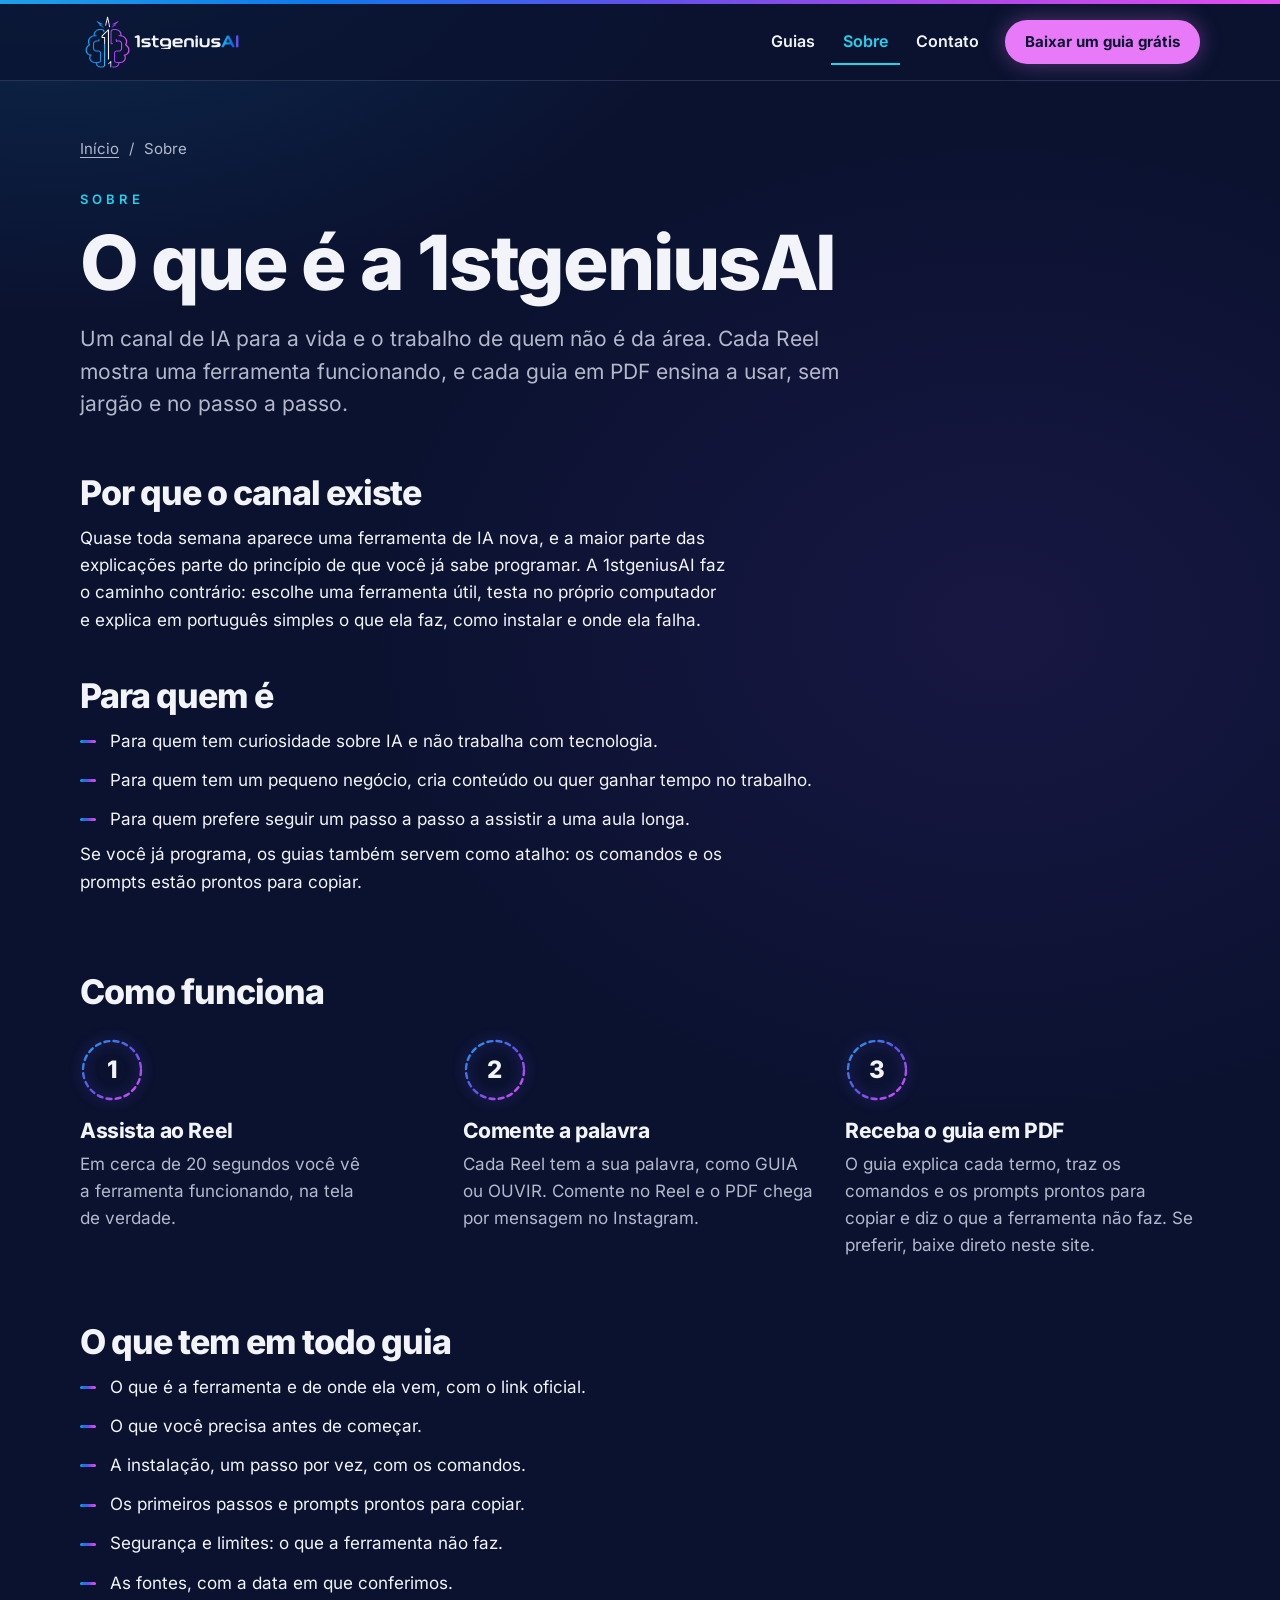
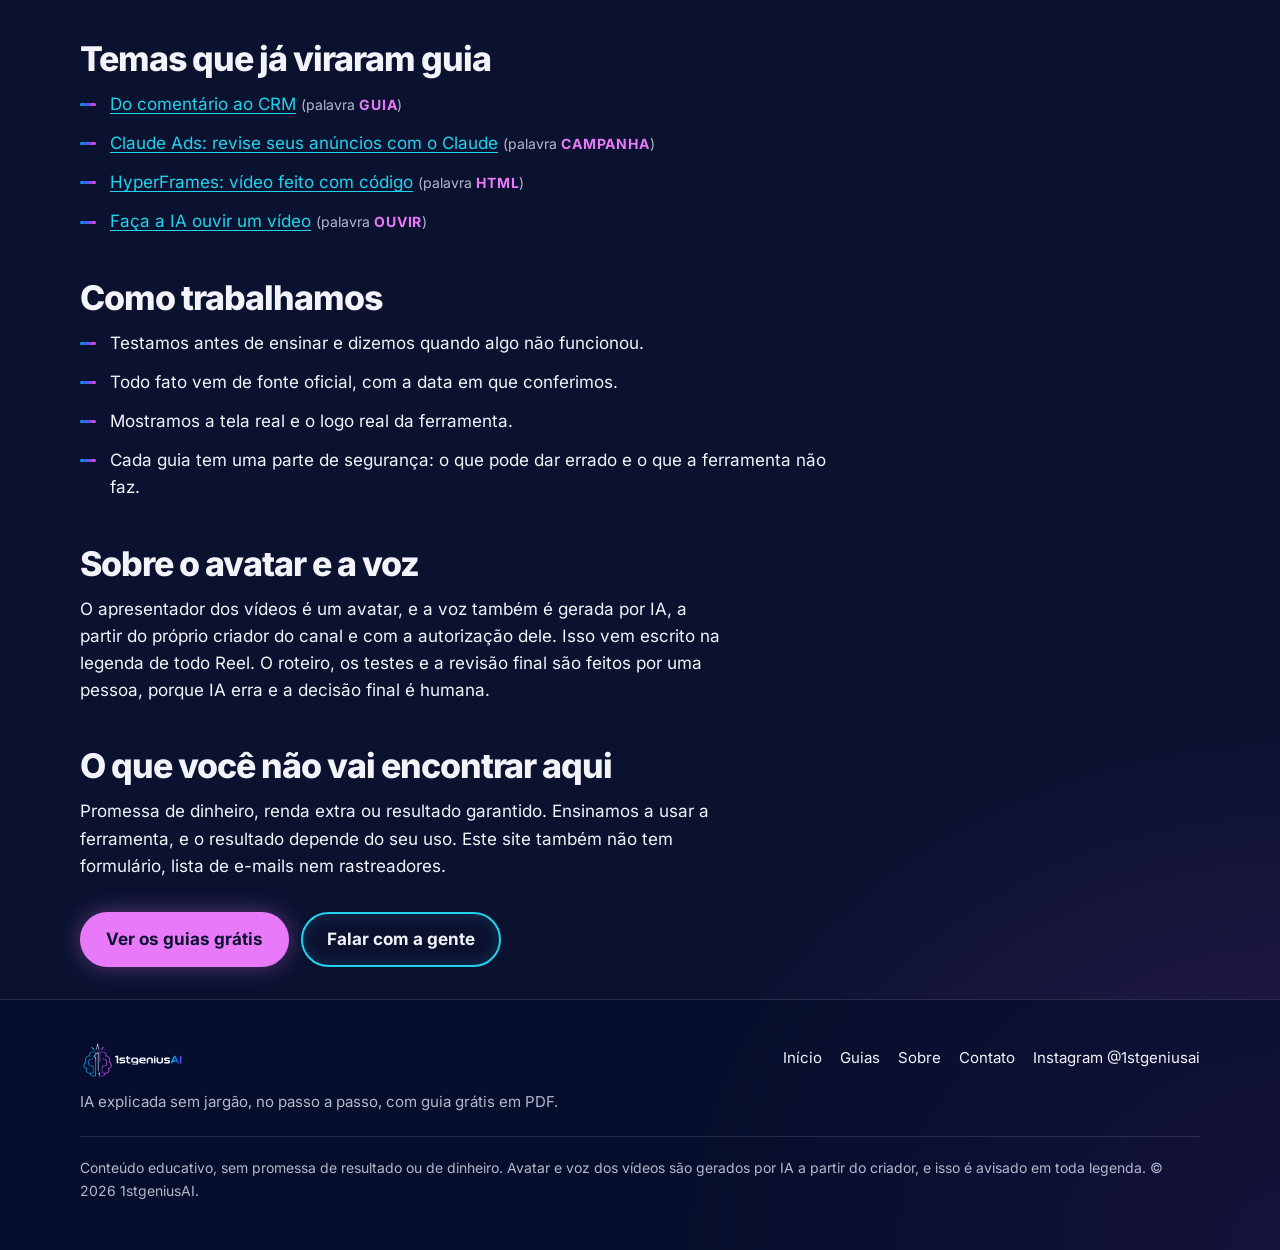
<file: sobre.html>
<!doctype html>
<html lang="pt-BR">
<head>
<meta charset="utf-8">
<meta name="viewport" content="width=device-width,initial-scale=1">
<title>Sobre a 1stgeniusAI: IA para quem está começando</title>
<meta name="description" content="Quem faz a 1stgeniusAI e como trabalhamos: testes reais antes de ensinar, fonte oficial com data, sem promessa de dinheiro e avatar de IA declarado.">
<link rel="canonical" href="https://eibifri-maker.github.io/1stgeniusai/sobre">
<meta property="og:url" content="https://eibifri-maker.github.io/1stgeniusai/sobre">
<meta name="theme-color" content="#0B1230">
<meta name="color-scheme" content="dark">
<meta property="og:type" content="website">
<meta property="og:locale" content="pt_BR">
<meta property="og:site_name" content="1stgeniusAI">
<meta property="og:title" content="Sobre a 1stgeniusAI: IA para quem está começando">
<meta property="og:description" content="Quem faz a 1stgeniusAI e como trabalhamos: testes reais antes de ensinar, fonte oficial com data, sem promessa de dinheiro e avatar de IA declarado.">
<meta property="og:image" content="https://eibifri-maker.github.io/1stgeniusai/assets/og.png">
<meta property="og:image:width" content="1200">
<meta property="og:image:height" content="630">
<meta property="og:image:alt" content="Emblema neon da 1stgeniusAI ao lado da frase: IA explicada sem jargão, no passo a passo.">
<meta name="twitter:card" content="summary_large_image">
<link rel="icon" href="assets/favicon.svg" type="image/svg+xml">
<link rel="icon" href="assets/favicon-32.png" type="image/png" sizes="32x32">
<link rel="apple-touch-icon" href="assets/apple-touch-icon.png">
<link rel="manifest" href="site.webmanifest">
<link rel="preload" href="assets/fonts/Inter-var-latin.woff2" as="font" type="font/woff2" crossorigin>
<link rel="stylesheet" href="assets/style.css">
<script type="application/ld+json">{"@context":"https://schema.org","@graph":[{"@type":"Organization","@id":"https://eibifri-maker.github.io/1stgeniusai/#org","name":"1stgeniusAI","url":"https://eibifri-maker.github.io/1stgeniusai/","logo":{"@type":"ImageObject","url":"https://eibifri-maker.github.io/1stgeniusai/assets/icon-512.png","width":512,"height":512},"sameAs":["https://www.instagram.com/1stgeniusai/"],"description":"Canal de IA para iniciantes: explicações sem jargão, no passo a passo, com guia grátis em PDF."},{"@type":"BreadcrumbList","itemListElement":[{"@type":"ListItem","position":1,"name":"Início","item":"https://eibifri-maker.github.io/1stgeniusai/"},{"@type":"ListItem","position":2,"name":"Sobre","item":"https://eibifri-maker.github.io/1stgeniusai/sobre"}]}]}</script>
</head>
<body>
<svg width="0" height="0" style="position:absolute" aria-hidden="true" focusable="false"><defs><linearGradient id="gAnel" x1="0" y1="0" x2="1" y2="1"><stop offset="0" stop-color="#1FA0E7"/><stop offset=".5" stop-color="#6051EB"/><stop offset="1" stop-color="#E44FF1"/></linearGradient></defs></svg>
<a class="pular" href="#conteudo">Pular para o conteúdo</a>
<header class="topo"><div class="wrap">
<a class="logo" href="index.html" aria-label="1stgeniusAI, página inicial"><img src="assets/marca/horizontal-transparente.svg" alt="1stgeniusAI" width="164" height="62"></a>
<nav aria-label="Principal"><a href="guias.html">Guias</a><a href="sobre.html" aria-current="page">Sobre</a><a href="contato.html">Contato</a><a class="btn btn-sm so-largo" href="guias.html">Baixar um guia grátis</a></nav>
</div></header>
<main id="conteudo">
<section class="cabeca"><div class="wrap prosa">
<nav class="migalha" aria-label="Você está em"><a href="index.html">Início</a><span aria-hidden="true">/</span><span aria-current="page">Sobre</span></nav>
<p class="kick">Sobre</p>
<h1>O que é a 1stgeniusAI</h1>
<p class="lead">Um canal de IA para a vida e o trabalho de quem não é da área. Cada Reel mostra uma ferramenta funcionando, e cada guia em PDF ensina a usar, sem jargão e no passo a passo.</p>
</div></section>
<section class="secao secao-sobre"><div class="wrap prosa">
<h2>Por que o canal existe</h2>
<p>Quase toda semana aparece uma ferramenta de IA nova, e a maior parte das explicações parte do princípio de que você já sabe programar. A 1stgeniusAI faz o caminho contrário: escolhe uma ferramenta útil, testa no próprio computador e explica em português simples o que ela faz, como instalar e onde ela falha.</p>
<h2>Para quem é</h2>
<ul class="marcas">
<li>Para quem tem curiosidade sobre IA e não trabalha com tecnologia.</li>
<li>Para quem tem um pequeno negócio, cria conteúdo ou quer ganhar tempo no trabalho.</li>
<li>Para quem prefere seguir um passo a passo a assistir a uma aula longa.</li>
</ul>
<p>Se você já programa, os guias também servem como atalho: os comandos e os prompts estão prontos para copiar.</p>
</div></section>
<section class="secao secao-sobre"><div class="wrap">
<h2 class="h2-sobre">Como funciona</h2>
<ol class="passos"><li><span class="anel" aria-hidden="true"><svg viewBox="0 0 64 64" width="64" height="64"><circle cx="32" cy="32" r="29" fill="none" stroke="url(#gAnel)" stroke-width="2.4" stroke-dasharray="5 4.2" stroke-linecap="round"/></svg><b>1</b></span><div><h3>Assista ao Reel</h3><p>Em cerca de 20 segundos você vê a ferramenta funcionando, na tela de verdade.</p></div></li><li><span class="anel" aria-hidden="true"><svg viewBox="0 0 64 64" width="64" height="64"><circle cx="32" cy="32" r="29" fill="none" stroke="url(#gAnel)" stroke-width="2.4" stroke-dasharray="5 4.2" stroke-linecap="round"/></svg><b>2</b></span><div><h3>Comente a palavra</h3><p>Cada Reel tem a sua palavra, como GUIA ou OUVIR. Comente no Reel e o PDF chega por mensagem no Instagram.</p></div></li><li><span class="anel" aria-hidden="true"><svg viewBox="0 0 64 64" width="64" height="64"><circle cx="32" cy="32" r="29" fill="none" stroke="url(#gAnel)" stroke-width="2.4" stroke-dasharray="5 4.2" stroke-linecap="round"/></svg><b>3</b></span><div><h3>Receba o guia em PDF</h3><p>O guia explica cada termo, traz os comandos e os prompts prontos para copiar e diz o que a ferramenta não faz. Se preferir, baixe direto neste site.</p></div></li></ol>
</div></section>
<section class="secao secao-sobre"><div class="wrap prosa">
<h2>O que tem em todo guia</h2>
<ul class="marcas">
<li>O que é a ferramenta e de onde ela vem, com o link oficial.</li>
<li>O que você precisa antes de começar.</li>
<li>A instalação, um passo por vez, com os comandos.</li>
<li>Os primeiros passos e prompts prontos para copiar.</li>
<li>Segurança e limites: o que a ferramenta não faz.</li>
<li>As fontes, com a data em que conferimos.</li>
</ul>
<h2>Temas que já viraram guia</h2>
<ul class="marcas"><li><a href="guias.html#comentario-crm">Do comentário ao CRM</a> <span class="palavra">(palavra <strong>GUIA</strong>)</span></li><li><a href="guias.html#claude-ads">Claude Ads: revise seus anúncios com o Claude</a> <span class="palavra">(palavra <strong>CAMPANHA</strong>)</span></li><li><a href="guias.html#hyperframes">HyperFrames: vídeo feito com código</a> <span class="palavra">(palavra <strong>HTML</strong>)</span></li><li><a href="guias.html#ouvir-video">Faça a IA ouvir um vídeo</a> <span class="palavra">(palavra <strong>OUVIR</strong>)</span></li></ul>
<h2>Como trabalhamos</h2>
<ul class="marcas">
<li>Testamos antes de ensinar e dizemos quando algo não funcionou.</li>
<li>Todo fato vem de fonte oficial, com a data em que conferimos.</li>
<li>Mostramos a tela real e o logo real da ferramenta.</li>
<li>Cada guia tem uma parte de segurança: o que pode dar errado e o que a ferramenta não faz.</li>
</ul>
<h2>Sobre o avatar e a voz</h2>
<p>O apresentador dos vídeos é um avatar, e a voz também é gerada por IA, a partir do próprio criador do canal e com a autorização dele. Isso vem escrito na legenda de todo Reel. O roteiro, os testes e a revisão final são feitos por uma pessoa, porque IA erra e a decisão final é humana.</p>
<h2>O que você não vai encontrar aqui</h2>
<p>Promessa de dinheiro, renda extra ou resultado garantido. Ensinamos a usar a ferramenta, e o resultado depende do seu uso. Este site também não tem formulário, lista de e-mails nem rastreadores.</p>
<div class="ctas"><a class="btn" href="guias.html">Ver os guias grátis</a><a class="btn btn-fantasma" href="contato.html">Falar com a gente</a></div>
</div></section>
</main>
<footer class="rodape"><div class="wrap">
<div class="rod-marca"><img src="assets/marca/horizontal-transparente.svg" alt="1stgeniusAI" width="106" height="40" loading="lazy">
<p>IA explicada sem jargão, no passo a passo, com guia grátis em PDF.</p></div>
<nav aria-label="Rodapé"><a href="index.html">Início</a><a href="guias.html">Guias</a><a href="sobre.html">Sobre</a><a href="contato.html">Contato</a><a href="https://www.instagram.com/1stgeniusai/" rel="noopener">Instagram @1stgeniusai</a></nav>
<p class="rod-aviso">Conteúdo educativo, sem promessa de resultado ou de dinheiro. Avatar e voz dos vídeos são gerados por IA a partir do criador, e isso é avisado em toda legenda. © 2026 1stgeniusAI.</p>
</div></footer>
</body>
</html>
</file>
<file: assets/style.css>
/* 1stgeniusAI. Gerado por scripts/brand/build-site.py. Marca: docs/brand/MARCA-ATUAL.md */
@font-face{font-family:Inter;font-style:normal;font-weight:100 900;font-display:swap;src:url(fonts/Inter-var-latin.woff2) format("woff2")}
:root{
  --navy:#0B1230;--navy-0:#010B28;--navy-2:#16254A;
  --txt:#F2F4FA;--dim:#B3B8CA;--cy:#22D3EE;--mg:#E879F9;
  --b1:#1FA0E7;--b2:#0F78EC;--b3:#6051EB;--b4:#AC48E7;--b5:#E44FF1;
  --degrade:linear-gradient(90deg,var(--b1),var(--b2) 25%,var(--b3) 50%,var(--b4) 75%,var(--b5));
  --linha:rgba(179,184,202,.18);--max:1160px;--r:22px;
}
*,*::before,*::after{box-sizing:border-box}
*{margin:0}
html{-webkit-text-size-adjust:100%;text-size-adjust:100%}
body{font:400 17px/1.6 Inter,system-ui,-apple-system,"Segoe UI",Arial,sans-serif;font-optical-sizing:auto;color:var(--txt);background:var(--navy);min-height:100vh;display:flex;flex-direction:column;overflow-x:hidden}
body{background:radial-gradient(1100px 760px at 4% -6%,rgba(17,166,240,.20),transparent 64%) no-repeat,radial-gradient(1000px 820px at 102% 100%,rgba(228,79,241,.16),transparent 64%) no-repeat,radial-gradient(900px 700px at 78% 22%,rgba(135,68,234,.10),transparent 70%) no-repeat,var(--navy)}
img,svg{display:block;max-width:100%;height:auto}
a{color:var(--cy);text-underline-offset:.18em;text-decoration-thickness:1px}
a:hover{color:var(--mg)}
:focus-visible{outline:3px solid var(--cy);outline-offset:3px;border-radius:6px}
.wrap{width:100%;max-width:var(--max);margin:0 auto;padding:0 20px}
.pular{position:absolute;left:12px;top:-60px;z-index:20;background:var(--mg);color:var(--navy);padding:10px 16px;border-radius:10px;font-weight:700;text-decoration:none}
.pular:focus{top:12px}

/* tipografia */
h1,h2,h3{font-weight:800;letter-spacing:-.03em;text-wrap:balance}
h1{font-size:clamp(40px,7.2vw,76px);line-height:1.02}
h2{font-size:clamp(30px,4.4vw,46px);line-height:1.06}
h3{font-size:21px;line-height:1.2;letter-spacing:-.02em;font-weight:750}
p{text-wrap:pretty}
.kick{font-size:13px;font-weight:600;letter-spacing:.32em;text-transform:uppercase;color:var(--cy);margin-bottom:16px}
.lead{font-size:clamp(18px,2.1vw,21px);line-height:1.55;color:var(--dim);max-width:34em;margin-top:22px}
.secao-lead{color:var(--dim);max-width:38em;margin-top:14px;font-size:18px}
.barra{display:inline-block;width:56px;height:5px;border-radius:5px;background:var(--degrade);box-shadow:0 0 12px rgba(96,81,235,.6)}

/* botões */
.btn{display:inline-flex;align-items:center;gap:.4em;min-height:48px;padding:12px 24px;border-radius:999px;background:var(--mg);color:var(--navy);font-weight:700;font-size:17px;text-decoration:none;border:2px solid var(--mg);box-shadow:0 0 22px rgba(232,121,249,.35);transition:background-color .15s,box-shadow .15s,color .15s}
.btn:hover{background:var(--txt);border-color:var(--txt);color:var(--navy);box-shadow:0 0 26px rgba(242,244,250,.35)}
.btn small{font-weight:500;font-size:14px;opacity:.85}
.btn-fantasma{background:transparent;color:var(--txt);border-color:var(--cy);box-shadow:inset 0 0 14px rgba(34,211,238,.18)}
.btn-fantasma:hover{background:var(--cy);border-color:var(--cy);color:var(--navy)}
.btn-sm{min-height:40px;padding:8px 18px;font-size:15px}
.ctas{display:flex;flex-wrap:wrap;gap:12px;margin-top:32px}

/* topo */
.topo{position:relative;background:rgba(11,18,48,.72);border-bottom:1px solid var(--linha)}
.topo::before{content:"";display:block;height:4px;background:var(--degrade)}
.topo .wrap{display:flex;align-items:center;justify-content:space-between;gap:12px;min-height:76px}
.logo{display:block;border-radius:8px;flex:none}
.logo img{height:62px;width:auto}
.topo nav{display:flex;align-items:center;gap:4px}
.topo nav a:not(.btn){color:var(--txt);text-decoration:none;font-weight:600;font-size:16px;padding:10px 12px;border-radius:999px}
.topo nav a:not(.btn):hover{color:var(--cy)}
.topo nav a[aria-current=page]{color:var(--cy);box-shadow:inset 0 -2px 0 var(--cy);border-radius:0}
.topo .btn-sm{margin-left:10px}

/* herói */
.heroi{padding:56px 0 40px}
.heroi-grade{display:grid;grid-template-columns:minmax(0,1.12fr) minmax(0,.88fr);gap:40px;align-items:center}
.heroi h1{max-width:11.5em}
.aviso-ia{display:flex;gap:10px;align-items:flex-start;margin-top:22px;font-size:15px;color:var(--dim);max-width:36em}
.ponto{flex:none;width:9px;height:9px;margin-top:.55em;border-radius:50%;background:var(--cy);box-shadow:0 0 10px var(--cy)}
.heroi-marca{position:relative;justify-self:center;width:min(100%,500px)}
.heroi-marca::before{content:"";position:absolute;inset:8%;border-radius:50%;background:radial-gradient(circle at 40% 40%,rgba(17,166,240,.20),rgba(135,68,234,.14) 45%,transparent 70%);filter:blur(10px)}
.heroi-marca img{position:relative;width:100%;filter:drop-shadow(0 0 10px rgba(17,166,240,.55)) drop-shadow(0 0 26px rgba(228,79,241,.30));animation:liga 1.3s steps(1,end) .15s both}
@keyframes liga{0%{opacity:.15}12%{opacity:.9}18%{opacity:.3}30%{opacity:1}38%{opacity:.55}50%,100%{opacity:1}}

/* seções */
.secao{padding:72px 0}
.secao>.wrap>h2{max-width:20em}
.passos{list-style:none;padding:0;display:grid;grid-template-columns:repeat(3,1fr);gap:28px;margin-top:40px}
.passos li{display:flex;flex-direction:column;gap:16px}
.passos p{color:var(--dim);margin-top:8px}
.anel{position:relative;display:grid;place-items:center;width:64px;height:64px;flex:none}
.anel svg{position:absolute;inset:0;filter:drop-shadow(0 0 6px rgba(96,81,235,.6))}
.anel b{font-size:24px;font-weight:800;color:var(--txt)}

.oque-topo{display:grid;grid-template-columns:minmax(0,.9fr) minmax(0,1.1fr);gap:24px 56px;align-items:end}
.oque-lead{font-size:clamp(18px,2vw,20px);color:var(--dim);max-width:34em}
.fatos{list-style:none;padding:0;display:grid;grid-template-columns:repeat(3,1fr);gap:20px;margin-top:40px}
.fatos li{padding:24px 24px 26px;border:1px solid var(--linha);border-radius:var(--r);background:rgba(22,37,74,.45);position:relative;overflow:hidden}
.fatos li::before{content:"";position:absolute;left:0;top:0;right:0;height:3px;background:var(--degrade)}
.fatos p{color:var(--dim);margin-top:10px;font-size:16px}
.sub-h{margin-top:64px;font-size:clamp(24px,2.6vw,30px)}
.sub-h+.passos{margin-top:28px}
.oque-mais{margin-top:36px;font-weight:600}
.secao-sobre{padding:32px 0}
.h2-sobre{font-size:clamp(26px,3.4vw,34px)}
.h2-sobre+.passos{margin-top:28px}

/* guias (home) */
.guias{list-style:none;padding:0;display:grid;grid-template-columns:repeat(4,minmax(0,1fr));gap:20px;margin-top:40px}
.guia{display:flex;flex-direction:column;background:rgba(22,37,74,.45);border:1px solid var(--linha);border-radius:var(--r);overflow:hidden}
.guia-txt{display:flex;flex-direction:column;gap:10px;padding:20px 20px 22px;flex:1}
.guia h3 a{color:var(--txt);text-decoration:none}
.guia h3 a:hover{color:var(--cy);text-decoration:underline}
.guia-txt>p:not(.palavra){color:var(--dim);font-size:16px}
.palavra{font-size:14px;color:var(--dim)}
.palavra strong{color:var(--mg);font-weight:700;letter-spacing:.06em}
.acoes{display:flex;flex-wrap:wrap;align-items:center;gap:10px 18px;margin-top:auto;padding-top:10px}
.acoes .btn{min-height:44px;padding:9px 18px;font-size:16px}
.link{font-weight:600;font-size:15px;padding:10px 0}
.breve{font-size:15px;color:var(--dim);padding:10px 0}

/* capa estilizada com a palavra em tubo neon */
.capa{container-type:inline-size;position:relative;display:flex;flex-direction:column;justify-content:space-between;aspect-ratio:4/3;padding:18px 20px;background:radial-gradient(90% 80% at 50% 45%,var(--navy-2),var(--navy-0) 78%);border-bottom:1px solid var(--linha);overflow:hidden}
.capa::after{content:"";position:absolute;height:122%;aspect-ratio:1;left:50%;top:50%;translate:-50% -50%;border-radius:50%;border:2px dashed rgba(34,211,238,.30);pointer-events:none}
.capa-mg::after{border-color:rgba(228,79,241,.32)}
.capa-kick{font-size:11px;font-weight:600;letter-spacing:.32em;text-transform:uppercase;color:var(--dim)}
.tubo{align-self:center;font-weight:800;line-height:1;letter-spacing:.02em;font-size:min(calc(118cqi / var(--len)),78px);font-weight:700;color:var(--txt);text-shadow:0 0 2px #fff,0 0 8px var(--g),0 0 18px var(--g),0 0 36px var(--g2)}
.capa-cy{--g:#11A6F0;--g2:rgba(17,166,240,.6)}
.capa-mg{--g:#E44FF1;--g2:rgba(228,79,241,.55)}
.capa-pe{display:flex;align-items:center;gap:12px;font-size:13px;color:var(--dim)}
.capa-pe .barra{width:34px;height:4px}

/* princípios */
.principios{list-style:none;padding:0;display:grid;grid-template-columns:repeat(4,1fr);gap:28px;margin-top:40px}
.principios li{padding-top:20px;border-top:1px solid var(--linha);position:relative}
.principios li::before{content:"";position:absolute;top:-1px;left:0;width:56px;height:3px;background:var(--degrade);box-shadow:0 0 10px rgba(96,81,235,.6)}
.principios p{color:var(--dim);margin-top:8px;font-size:16px}

/* fecho */
.fecho{padding-bottom:88px}
.fecho-caixa{display:flex;flex-direction:column;align-items:center;text-align:center}
.fecho-caixa h2{margin-top:26px;max-width:16em}
.fecho-caixa p{color:var(--dim);margin-top:14px;max-width:32em;font-size:18px}
.fecho-caixa .ctas{justify-content:center}
.barra-larga{width:120px;height:6px}

/* páginas internas */
.cabeca{padding:56px 0 8px}
.cabeca-404{padding:96px 0}
.migalha{display:flex;gap:10px;font-size:15px;color:var(--dim);margin-bottom:28px}
.migalha a{color:var(--dim)}
.prosa>*{max-width:760px}
.prosa h2{font-size:clamp(26px,3.4vw,34px);margin:44px 0 14px}
.prosa h2:first-child{margin-top:0}
.prosa p{margin-bottom:14px;max-width:38em}
.marcas{list-style:none;padding:0;display:grid;gap:12px;margin-bottom:8px}
.marcas li{position:relative;padding-left:30px}
.marcas li::before{content:"";position:absolute;left:0;top:.72em;width:16px;height:3px;border-radius:3px;background:var(--degrade)}
.nota{margin-top:36px;padding:16px 20px;border:1px solid var(--linha);border-left:3px solid var(--mg);border-radius:0 14px 14px 0;color:var(--dim);font-size:16px;background:rgba(22,37,74,.35)}

/* fichas (guias.html) */
.secao-fichas{padding-top:40px}
.fichas{display:grid;gap:28px}
.ficha{display:grid;grid-template-columns:minmax(0,340px) minmax(0,1fr);background:rgba(22,37,74,.45);border:1px solid var(--linha);border-radius:var(--r);overflow:hidden;scroll-margin-top:24px}
.ficha .capa{aspect-ratio:auto;min-height:100%;border-bottom:0;border-right:1px solid var(--linha)}
.ficha .capa::after{height:auto;width:84%}
.ficha-txt{padding:30px 32px 32px;display:flex;flex-direction:column;gap:10px}
.ficha h2{font-size:clamp(26px,3vw,34px)}
.resumo{color:var(--dim);font-size:18px;max-width:38em}
.ficha .kick{font-size:12px;margin:14px 0 0;color:var(--dim)}
.dentro{padding-left:0;list-style:none;display:grid;gap:6px;margin-bottom:6px}
.dentro li{position:relative;padding-left:24px;font-size:16px}
.dentro li::before{content:"";position:absolute;left:0;top:.7em;width:12px;height:3px;border-radius:3px;background:var(--degrade)}

/* rodapé */
.rodape{margin-top:auto;border-top:1px solid var(--linha);padding:40px 0 48px;color:var(--dim);font-size:15px;background:rgba(1,11,40,.55)}
.rodape .wrap{display:grid;grid-template-columns:1fr auto;gap:22px 40px;align-items:start}
.rod-marca img{height:40px;width:auto;margin-bottom:10px}
.rodape nav{display:flex;flex-wrap:wrap;gap:4px 18px}
.rodape nav a{color:var(--txt);text-decoration:none;padding:6px 0}
.rodape nav a:hover{color:var(--cy);text-decoration:underline}
.rod-aviso{grid-column:1/-1;padding-top:20px;border-top:1px solid var(--linha);font-size:14px}

/* responsivo */
@media (max-width:1060px){
  .guias{grid-template-columns:repeat(2,minmax(0,1fr))}
  .principios{grid-template-columns:repeat(2,1fr)}
}
@media (max-width:860px){
  .so-largo{display:none}
  .heroi{padding-top:36px}
  .heroi-grade{grid-template-columns:1fr;gap:28px}
  .heroi-marca{width:min(78%,360px)}
  .passos{grid-template-columns:1fr;gap:24px}
  .oque-topo,.fatos{grid-template-columns:1fr}
  .passos li{flex-direction:row;gap:18px}
  .ficha{grid-template-columns:1fr}
  .ficha .capa{aspect-ratio:16/8;min-height:0;border-right:0;border-bottom:1px solid var(--linha)}
  .ficha .capa::after{height:122%;width:auto}
  .rodape .wrap{grid-template-columns:1fr}
}
@media (max-width:600px){
  body{font-size:16.5px}
  .wrap{padding:0 16px}
  .topo .wrap{min-height:66px;gap:6px}
  .logo img{height:54px}
  .topo nav a:not(.btn){font-size:15px;padding:10px 8px}
  .kick{letter-spacing:.24em;font-size:12px}
  .secao{padding:52px 0}
  .guias{grid-template-columns:1fr;gap:18px}
  .guia .capa{aspect-ratio:16/7}
  .principios{grid-template-columns:1fr;gap:22px}
  .ctas .btn{width:100%;justify-content:center}
  .ficha-txt{padding:22px 20px 24px}
  .ficha .capa{aspect-ratio:16/7}
}
@media (prefers-reduced-motion:reduce){
  *,*::before,*::after{animation:none!important;transition:none!important}
}
</file>
